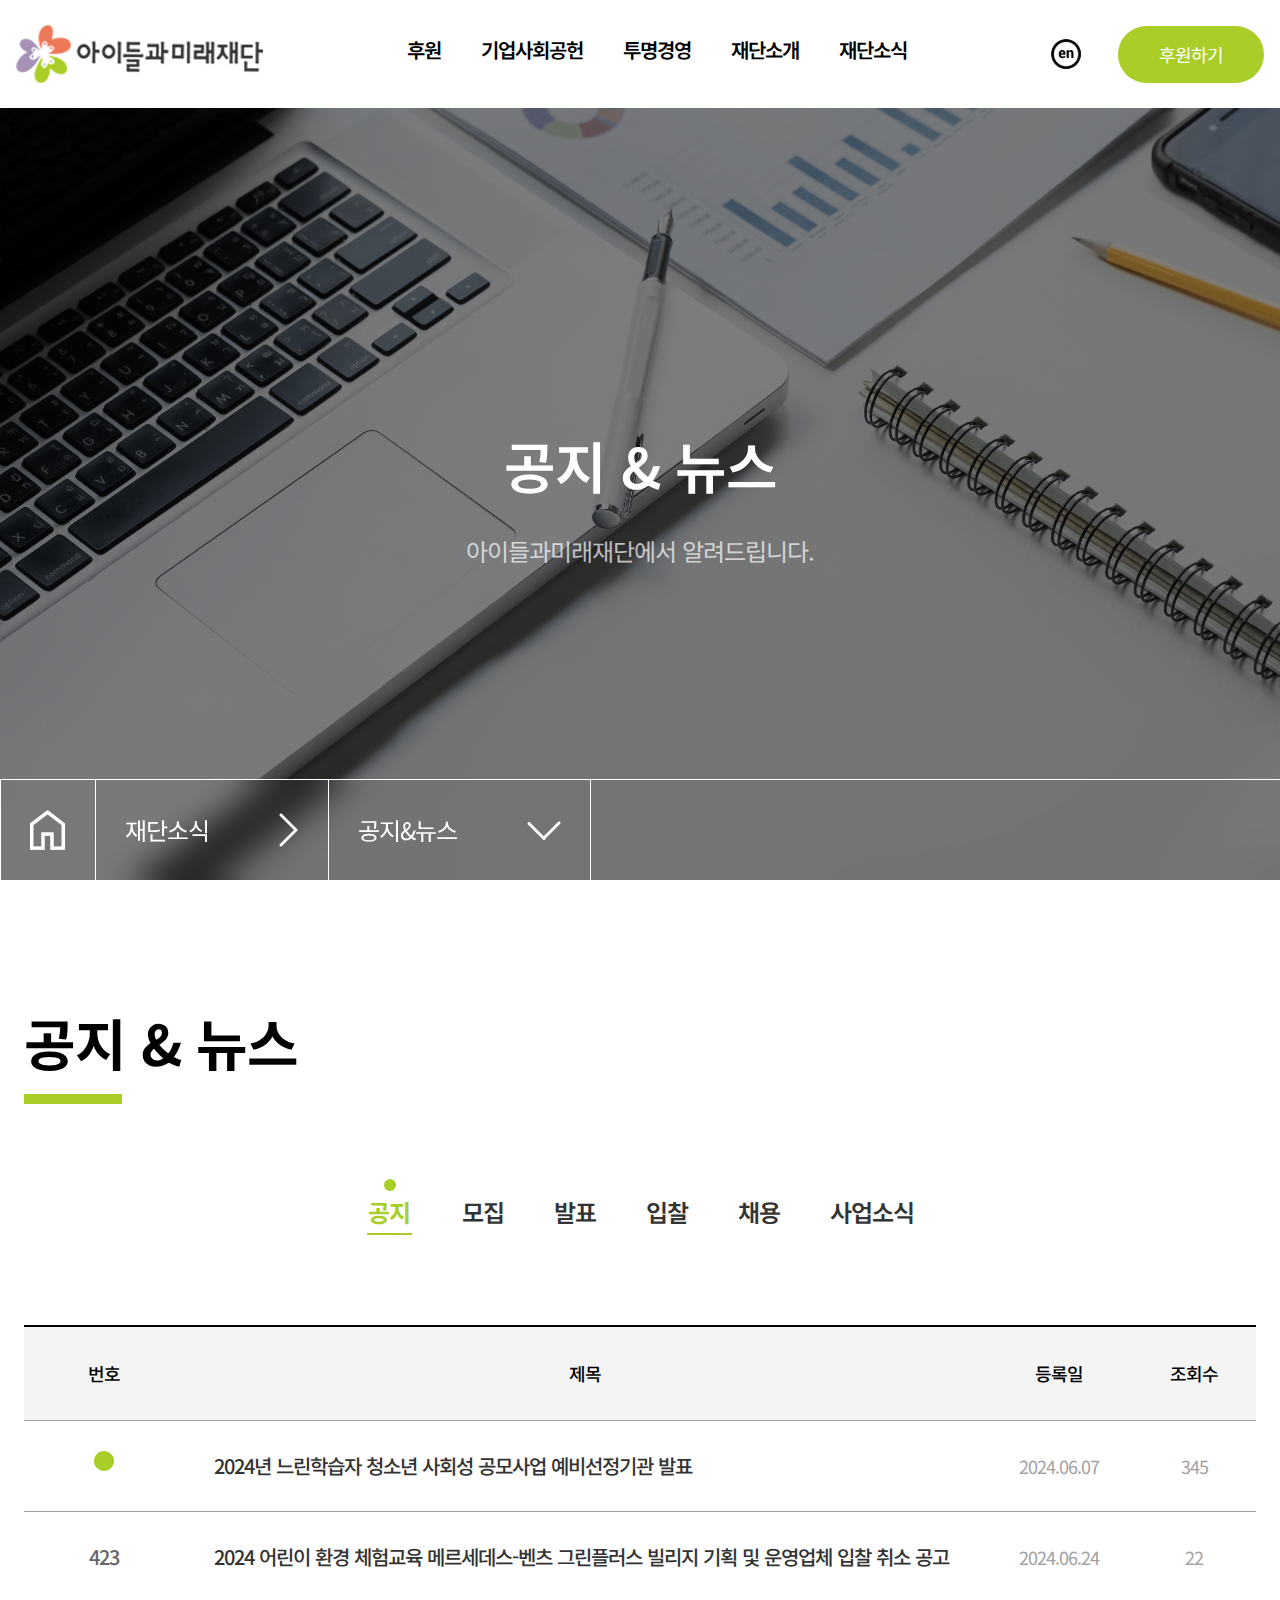
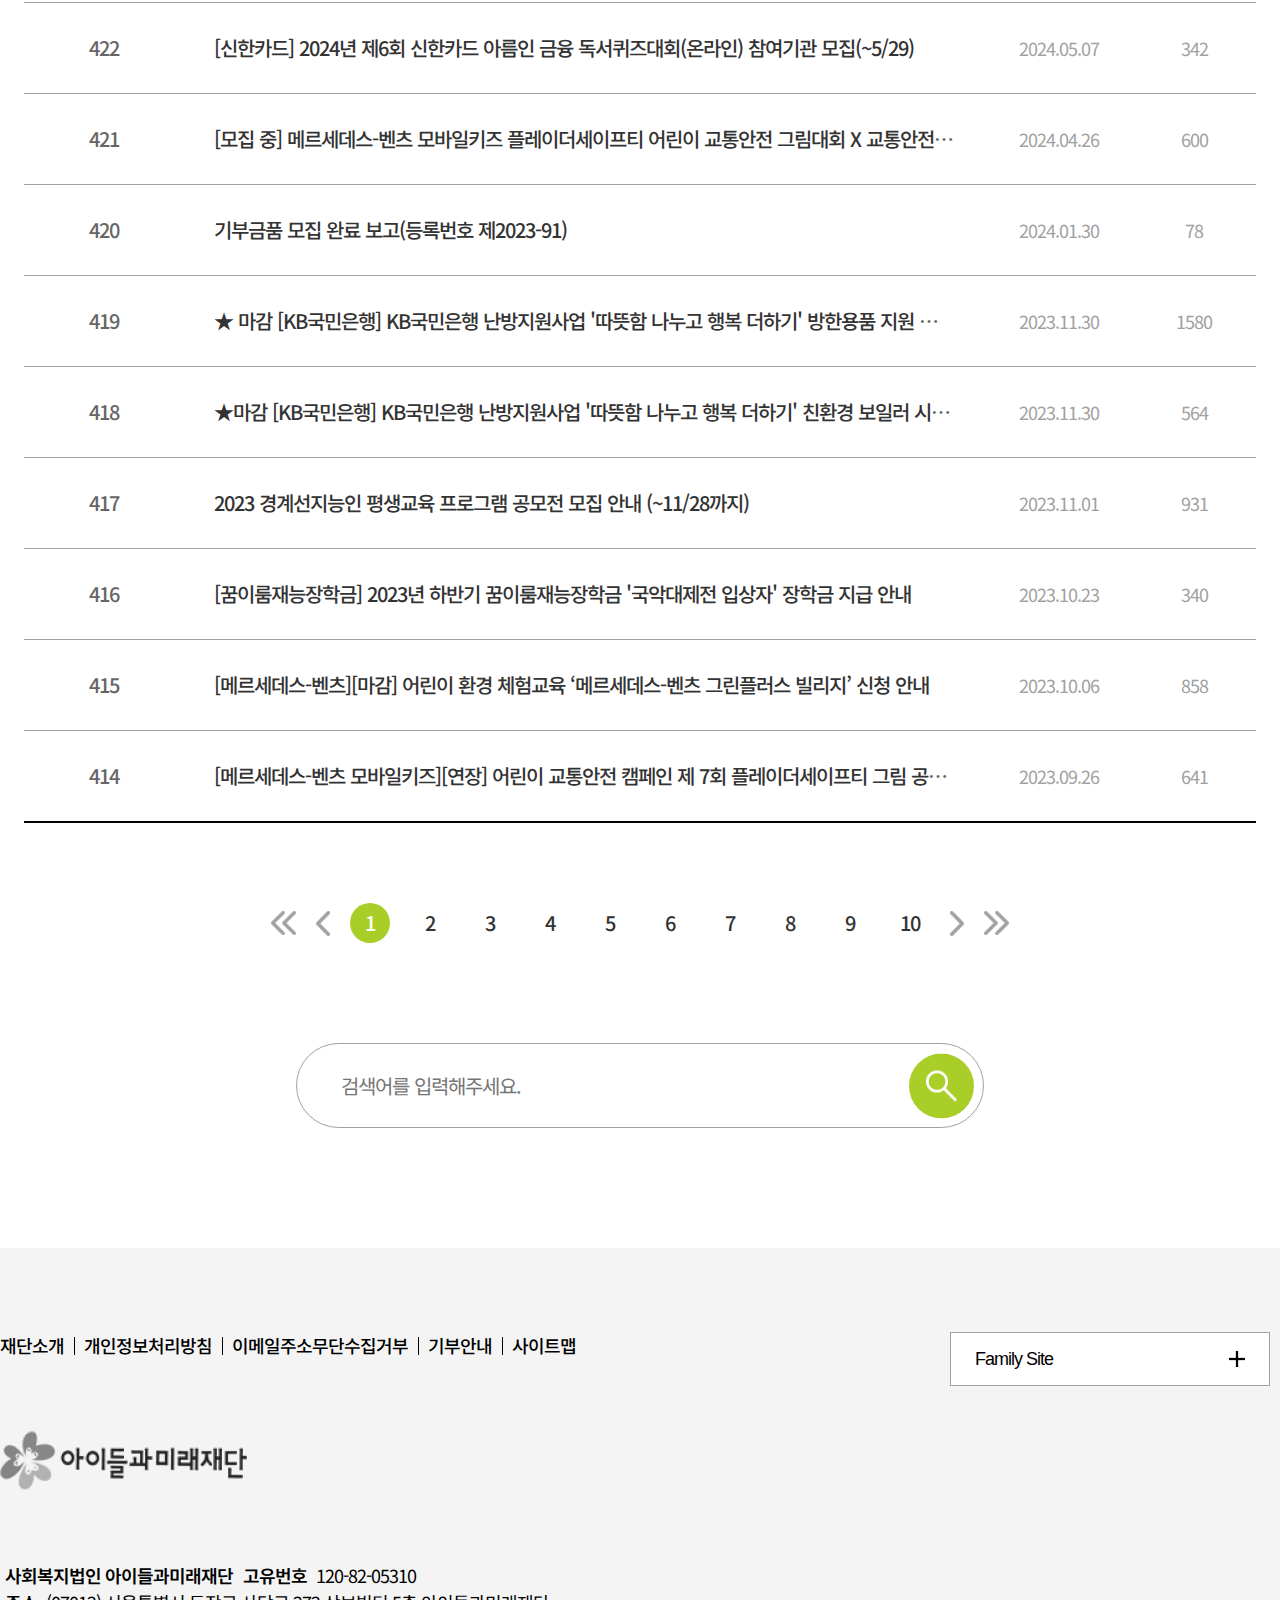
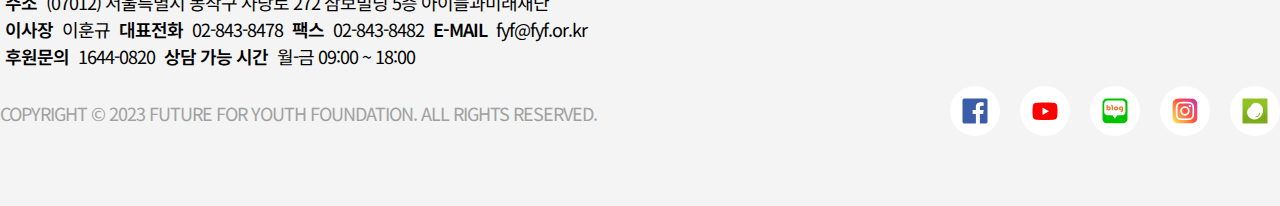
<file: sub/sub05_notice.html>
<!DOCTYPE html>
<html lang="ko">
<head>
  <meta charset="UTF-8">
  <meta name="viewport" content="width=device-width, initial-scale=1.0">
  <title>공지 & 뉴스</title>

  <!--favicon-->
  <link rel="shortcut icon" href="../img/common/ico_favicon.png" type="image/x-icon">
  <!--font-->
  <link rel="stylesheet" href="../css/font.css">
  <!--web icon-->
  <link rel="stylesheet" href="https://cdn.jsdelivr.net/npm/bootstrap-icons@1.11.3/font/bootstrap-icons.min.css">
  <!--css-->
  <link rel="stylesheet" href="../css/reset.css">
  <link rel="stylesheet" href="../css/swiper-bundle.min.css">
  <link rel="stylesheet" href="https://unpkg.com/aos@next/dist/aos.css" />
  <link rel="stylesheet" href="../css/common.css">
  <link rel="stylesheet" href="../css/sub.css">
</head>
<body>
  <div id="wrap">
    <!-- header -->
    <header id="header">
      <!-- logo -->
      <h1><a href="../index.html">아이들과미래재단</a></h1>
      <nav>
        <!-- gnb -->
        <ul class="gnb">
          <li><a href="#">후원</a>
          <ul class="depth2">
            <li><a href="#">캠페인</a></li>
            <li><a href="#">특별한 나눔</a></li>
            <li><a href="#">기업&middot;단체후원</a></li>
            <li><a href="sub02_guide.html">후원가이드</a></li>
            <li><a href="#">기부금 영수증</a></li>
          </ul></li>
          <li><a href="sub03_application.html">기업사회공헌</a>
            <ul class="depth2">
              <li><a href="sub03_application.html">신청절차</a></li>
              <li><a href="sub04_business.html">분야별 사업안내</a></li>
              <li><a href="#">함께하는 기업</a></li>
              <li><a href="#">상담신청</a></li>
            </ul></li>
          <li><a href="#">투명경영</a>
            <ul class="depth2">
              <li><a href="#">투명성과 책무성</a></li>
              <li><a href="#">기부현황</a></li>
              <li><a href="#">법인 회계보고</a></li>
              <li><a href="#">연차보고서</a></li>
              <li><a href="#">윤리경영</a></li>
              <li><a href="#">이사회 회의록</a></li>
            </ul></li>
          <li><a href="sub01_introduction.html">재단소개</a>
            <ul class="depth2">
              <li><a href="sub01_introduction.html">아이들과미래재단은?</a></li>
              <li><a href="#">재단 사업소개</a></li>
              <li><a href="#">이사장 인사말</a></li>
              <li><a href="#">함께하는 사람들</a></li>
              <li><a href="#">오시는길</a></li>
              <li><a href="#">CI & 사용규정</a></li>
              <li><a href="#">인재채용</a></li>
            </ul></li>
          <li><a href="sub05_notice.html">재단소식</a>
            <ul class="depth2">
              <li><a href="sub05_notice.html">공지 & 뉴스</a></li>
              <li><a href="#">언론보도</a></li>
              <li><a href="#">뉴스레터</a></li>
            </ul></li>
        </ul>

        <!-- mgnb -->
         <div class="mgnb_wrap">
          <div class="dim"></div>
          <ul class="mgnb">
            <li><a href="#">후원</a>
            <ul class="mdepth2">
              <li><a href="#">캠페인</a></li>
              <li><a href="#">특별한 나눔</a></li>
              <li><a href="#">기업&middot;단체후원</a></li>
              <li><a href="sub02_guide.html">후원가이드</a></li>
              <li><a href="#">기부금 영수증</a></li>
            </ul></li>
            <li><a href="#">기업사회공헌</a>
              <ul class="mdepth2">
                <li><a href="sub03_application.html">신청절차</a></li>
                <li><a href="sub04_business.html">분야별 사업안내</a></li>
                <li><a href="#">함께하는 기업</a></li>
                <li><a href="#">상담신청</a></li>
              </ul></li>
            <li><a href="#">투명경영</a>
              <ul class="mdepth2">
                <li><a href="#">투명성과 책무성</a></li>
                <li><a href="#">기부현황</a></li>
                <li><a href="#">법인 회계보고</a></li>
                <li><a href="#">연차보고서</a></li>
                <li><a href="#">윤리경영</a></li>
                <li><a href="#">이사회 회의록</a></li>
              </ul></li>
            <li><a href="#">재단소개</a>
              <ul class="mdepth2">
                <li><a href="sub01_introduction.html">아이들과미래재단은?</a></li>
                <li><a href="#">재단 사업소개</a></li>
                <li><a href="#">이사장 인사말</a></li>
                <li><a href="#">함께하는 사람들</a></li>
                <li><a href="#">오시는길</a></li>
                <li><a href="#">CI & 사용규정</a></li>
                <li><a href="#">인재채용</a></li>
              </ul></li>
            <li><a href="#">재단소식</a>
              <ul class="mdepth2">
                <li><a href="sub05_notice.html">공지 & 뉴스</a></li>
                <li><a href="#">언론보도</a></li>
                <li><a href="#">뉴스레터</a></li>
              </ul>
            </li>
          </ul>
          <button class="mgnb_close">창닫기</button>
         </div>
      </nav>
      <!-- util -->
      <div class="util">
        <div class="language"><a href="#"><img src="../img/common/ico_language_b.svg" alt="언어설정"></a></div>
        <div class="support_btn"><a href="#">후원하기</a></div>
        <button class="ham_btn">햄버거버튼</button>
      </div>
      <div class="depth2_bg"></div>
    </header>   
    
    <!-- main -->
    <main id="main">
      <!-- sub_visual04 -->
      <section id="sub_visual04">
        <div class="inner">
          <h2>공지 & 뉴스</h2>
          <p>아이들과미래재단에서 알려드립니다.</p>
        </div>
        <div class="lab">
          <ol class="breadcrumbs">
            <li><a href="../index.html"><img src="../img/sub/common/ico_home_btn.png" alt="홈화면"></a></li>
            <li><a href="#">재단소식</a></li>
            <li><a href="#">공지&뉴스</a></li>
          </ol>
        </div>
      </section>
      <!-- notice -->
      <section id="notice">
        <div class="inner">
          <h2>공지 & 뉴스</h2>
          <!-- notice_box -->
          <div class="notice_box">
            <!-- notice_name -->
            <ul class="notice_name">
              <li class="on"><a href="#">공지</a></li>
              <li><a href="#">모집</a></li>
              <li><a href="#">발표</a></li>
              <li><a href="#">입찰</a></li>
              <li><a href="#">채용</a></li>
              <li><a href="#">사업소식</a></li>
            </ul>
            <!-- table -->
            <table>
              <caption>공지사항 목록</caption>
              <tr>
                <th>번호</th>
                <th>제목</th>
                <th>등록일</th>
                <th>조회수</th>
              </tr>
              <tr>
                <td><img src="../img/sub/common/ico_notice_active.png" alt="notice_active"></td>
                <td><a href="#">2024년 느린학습자 청소년 사회성 공모사업 예비선정기관 발표</a></td>
                <td>2024.06.07</td>
                <td>345</td>
              </tr>
              <tr>
                <td>423</td>
                <td><a href="#">2024 어린이 환경 체험교육 메르세데스-벤츠 그린플러스 빌리지 기획 및 운영업체 입찰 취소 공고</a></td>
                <td>2024.06.24</td>
                <td>22</td>
              </tr>
              <tr>
                <td>422</td>
                <td><a href="#">[신한카드] 2024년 제6회 신한카드 아름인 금융 독서퀴즈대회(온라인) 참여기관 모집(~5/29)</a></td>
                <td>2024.05.07</td>
                <td>342</td>
              </tr>
              <tr>
                <td>421</td>
                <td><a href="#">[모집 중] 메르세데스-벤츠 모바일키즈 플레이더세이프티 어린이 교통안전 그림대회 X 교통안전 캠페인 신청 안내 (선착순)</a></td>
                <td>2024.04.26</td>
                <td>600</td>
              </tr>
              <tr>
                <td>420</td>
                <td><a href="#">기부금품 모집 완료 보고(등록번호 제2023-91)</a></td>
                <td>2024.01.30</td>
                <td>78</td>
              </tr>
              <tr>
                <td>419</td>
                <td><a href="#">★ 마감 [KB국민은행] KB국민은행 난방지원사업 '따뜻함 나누고 행복 더하기' 방한용품 지원 참여기관 안내</a></td>
                <td>2023.11.30</td>
                <td>1580</td>
              </tr>
              <tr>
                <td>418</td>
                <td><a href="#">★마감 [KB국민은행] KB국민은행 난방지원사업 '따뜻함 나누고 행복 더하기' 친환경 보일러 시공비 지원 참여기관 안내 (연장 ~12/13)</a></td>
                <td>2023.11.30</td>
                <td>564</td>
              </tr>
              <tr>
                <td>417</td>
                <td><a href="#">2023 경계선지능인 평생교육 프로그램 공모전 모집 안내 (~11/28까지)</a></td>
                <td>2023.11.01</td>
                <td>931</td>
              </tr>
              <tr>
                <td>416</td>
                <td><a href="#">[꿈이룸재능장학금] 2023년 하반기 꿈이룸재능장학금 '국악대제전 입상자' 장학금 지급 안내</a></td>
                <td>2023.10.23</td>
                <td>340</td>
              </tr>
              <tr>
                <td>415</td>
                <td><a href="#">[메르세데스-벤츠][마감] 어린이 환경 체험교육 ‘메르세데스-벤츠 그린플러스 빌리지’ 신청 안내</a></td>
                <td>2023.10.06</td>
                <td>858</td>
              </tr>
              <tr>
                <td>414</td>
                <td><a href="#">[메르세데스-벤츠 모바일키즈][연장] 어린이 교통안전 캠페인 제 7회 플레이더세이프티 그림 공모전 안내 (~10/31)</a></td>
                <td>2023.09.26</td>
                <td>641</td>
              </tr>
            </table>
          </div> 

          <!-- paging -->
          <ol class="paging">
            <li class="p_first"><a href="#">첫 페이지</a></li>
            <li class="p_prev"><a href="#">이전 페이지</a></li>
            <li class="on"><a href="#">1</a></li>
            <li><a href="#">2</a></li>
            <li><a href="#">3</a></li>
            <li><a href="#">4</a></li>
            <li><a href="#">5</a></li>
            <li><a href="#">6</a></li>
            <li><a href="#">7</a></li>
            <li><a href="#">8</a></li>
            <li><a href="#">9</a></li>
            <li><a href="#">10</a></li>
            <li class="p_next"><a href="#">다음 페이지</a></li>
            <li class="p_last"><a href="#">마지막 페이지</a></li>
          </ol>
          <!-- search -->
          <div class="search">
            <form>
              <fieldset>
                <legend>분야별 사업 검색</legend>
                <div>
                  <input type="text" placeholder="검색어를 입력해주세요.">
                  <input type="submit" value="검색">
                </div>
              </fieldset>
            </form>
        </div> 
      </section>
    </main>

    <!-- footer -->
    <footer id="footer">
      <div class="inner">
        <div class="footer_txt_left">
          <ul class="f_link">
            <li><a href="#">재단소개</a></li>
            <li><a href="#">개인정보처리방침</a></li>
            <li><a href="#">이메일주소무단수집거부</a></li>
            <li><a href="#">기부안내</a></li>
            <li><a href="#">사이트맵</a></li>
          </ul>
          <h1><img src="../img/common/f_logo.png" alt="f_logo"></h1>
          <div class="f_txt">
            <p><span>사회복지법인 아이들과미래재단</span><span>고유번호</span>  120-82-05310</p>
            <address><span>주소</span> (07012) 서울특별시 동작구 사당로 272 삼보빌딩 5층 아이들과미래재단</address>
            <p><span>이사장</span> 이훈규 <br><span>대표전화</span> 02-843-8478 <br><span>팩스</span> 02-843-8482 <br><span>E-MAIL</span> fyf@fyf.or.kr <br></p>
            <p><span>후원문의</span> 1644-0820 <br><span>상담 가능 시간</span> 월-금 09:00 ~ 18:00</p>
            <p class="copy">COPYRIGHT © 2023 FUTURE FOR YOUTH FOUNDATION. ALL RIGHTS RESERVED.</p>
          </div>
        </div>
        <div class="footer_txt_right">
          <form>
            <fieldset>
              <legend>패밀리 사이트 영역</legend>
              <select>
                <option>Family Site</option>
                <option>메르세데스-벤츠의 약속</option>
                <option>그루터기 학습멘토링 같이에듀</option>
                <option>느린학습 아동을 위한 교육지원사업</option>
                <option>KB라스쿨 중등</option>
              </select>
            </fieldset>
          </form>
          <ul class="f_sns">
            <li><a href="#"><img src="../img/common/ico_facebook.png" alt="페이스북"></a></li>
            <li><a href="#"><img src="../img/common/ico_youtube.png" alt="유튜브"></a></li>
            <li><a href="#"><img src="../img/common/ico_blog.png" alt="블로그"></a></li>
            <li><a href="#"><img src="../img/common/ico_instagram.png" alt="인스타그램"></a></li>
            <li><a href="#"><img src="../img/common/ico_happybean.png" alt="해피빈"></a></li>
          </ul>
        </div>
      </div>
    </footer>    
  </div>
  <script src="../js/jquery-3.7.1.min.js"></script>
  <script src="../js/swiper-bundle.min.js"></script>
  <script src="../js/sub.js"></script>

  <script src="https://unpkg.com/aos@next/dist/aos.js"></script>
  <script>
    AOS.init({
      duration: 1500,
    });
  </script>
</body>
</html>
</file>
<file: css/font.css>
@font-face {
    font-family: 'Kanit';
    src: url('../font/Kanit-Black.woff2') format('woff2'),
        url('../font/Kanit-Black.woff') format('woff');
    font-weight: 900;
    font-style: normal;
    font-display: swap;
}

@font-face {
    font-family: 'Kanit';
    src: url('../font/Kanit-Bold.woff2') format('woff2'),
        url('../font/Kanit-Bold.woff') format('woff');
    font-weight: bold;
    font-style: normal;
    font-display: swap;
}

@font-face {
    font-family: 'Kanit';
    src: url('../font/Kanit-BlackItalic.woff2') format('woff2'),
        url('../font/Kanit-BlackItalic.woff') format('woff');
    font-weight: 900;
    font-style: italic;
    font-display: swap;
}

@font-face {
    font-family: 'Kanit';
    src: url('../font/Kanit-BoldItalic.woff2') format('woff2'),
        url('../font/Kanit-BoldItalic.woff') format('woff');
    font-weight: bold;
    font-style: italic;
    font-display: swap;
}

@font-face {
    font-family: 'Kanit';
    src: url('../font/Kanit-ExtraLightItalic.woff2') format('woff2'),
        url('../font/Kanit-ExtraLightItalic.woff') format('woff');
    font-weight: 200;
    font-style: italic;
    font-display: swap;
}

@font-face {
    font-family: 'Kanit';
    src: url('../font/Kanit-ExtraBoldItalic.woff2') format('woff2'),
        url('../font/Kanit-ExtraBoldItalic.woff') format('woff');
    font-weight: bold;
    font-style: italic;
    font-display: swap;
}

@font-face {
    font-family: 'Kanit';
    src: url('../font/Kanit-ExtraBold.woff2') format('woff2'),
        url('../font/Kanit-ExtraBold.woff') format('woff');
    font-weight: bold;
    font-style: normal;
    font-display: swap;
}

@font-face {
    font-family: 'Kanit';
    src: url('../font/Kanit-ExtraLight.woff2') format('woff2'),
        url('../font/Kanit-ExtraLight.woff') format('woff');
    font-weight: 200;
    font-style: normal;
    font-display: swap;
}

@font-face {
    font-family: 'Kanit';
    src: url('../font/Kanit-Italic.woff2') format('woff2'),
        url('../font/Kanit-Italic.woff') format('woff');
    font-weight: normal;
    font-style: italic;
    font-display: swap;
}

@font-face {
    font-family: 'Kanit';
    src: url('../font/Kanit-MediumItalic.woff2') format('woff2'),
        url('../font/Kanit-MediumItalic.woff') format('woff');
    font-weight: 500;
    font-style: italic;
    font-display: swap;
}

@font-face {
    font-family: 'Kanit';
    src: url('../font/Kanit-Light.woff2') format('woff2'),
        url('../font/Kanit-Light.woff') format('woff');
    font-weight: 300;
    font-style: normal;
    font-display: swap;
}

@font-face {
    font-family: 'Kanit';
    src: url('../font/Kanit-LightItalic.woff2') format('woff2'),
        url('../font/Kanit-LightItalic.woff') format('woff');
    font-weight: 300;
    font-style: italic;
    font-display: swap;
}

@font-face {
    font-family: 'Kanit';
    src: url('../font/Kanit-Medium.woff2') format('woff2'),
        url('../font/Kanit-Medium.woff') format('woff');
    font-weight: 500;
    font-style: normal;
    font-display: swap;
}

@font-face {
    font-family: 'Kanit';
    src: url('../font/Kanit-Thin.woff2') format('woff2'),
        url('../font/Kanit-Thin.woff') format('woff');
    font-weight: 100;
    font-style: normal;
    font-display: swap;
}

@font-face {
    font-family: 'Kanit';
    src: url('../font/Kanit-ThinItalic.woff2') format('woff2'),
        url('../font/Kanit-ThinItalic.woff') format('woff');
    font-weight: 100;
    font-style: italic;
    font-display: swap;
}

@font-face {
    font-family: 'Kanit';
    src: url('../font/Kanit-SemiBoldItalic.woff2') format('woff2'),
        url('../font/Kanit-SemiBoldItalic.woff') format('woff');
    font-weight: 600;
    font-style: italic;
    font-display: swap;
}

@font-face {
    font-family: 'Kanit';
    src: url('../font/Kanit-SemiBold.woff2') format('woff2'),
        url('../font/Kanit-SemiBold.woff') format('woff');
    font-weight: 600;
    font-style: normal;
    font-display: swap;
}

@font-face {
    font-family: 'Kanit';
    src: url('../font/Kanit-Regular.woff2') format('woff2'),
        url('../font/Kanit-Regular.woff') format('woff');
    font-weight: normal;
    font-style: normal;
    font-display: swap;
}

@font-face {
    font-family: 'Noto Sans KR';
    src: url('../font/NotoSansKR-Bold.woff2') format('woff2'),
        url('../font/NotoSansKR-Bold.woff') format('woff');
    font-weight: 700;
    font-style: normal;
    font-display: swap;
}

@font-face {
    font-family: 'Noto Sans KR';
    src: url('../font/NotoSansKR-Black.woff2') format('woff2'),
        url('../font/NotoSansKR-Black.woff') format('woff');
    font-weight: 900;
    font-style: normal;
    font-display: swap;
}

@font-face {
    font-family: 'Noto Sans KR';
    src: url('../font/NotoSansKR-ExtraBold.woff2') format('woff2'),
        url('../font/NotoSansKR-ExtraBold.woff') format('woff');
    font-weight: 800;
    font-style: normal;
    font-display: swap;
}

@font-face {
    font-family: 'Noto Sans KR';
    src: url('../font/NotoSansKR-ExtraLight.woff2') format('woff2'),
        url('../font/NotoSansKR-ExtraLight.woff') format('woff');
    font-weight: 200;
    font-style: normal;
    font-display: swap;
}

@font-face {
    font-family: 'Noto Sans KR';
    src: url('../font/NotoSansKR-Light.woff2') format('woff2'),
        url('../font/NotoSansKR-Light.woff') format('woff');
    font-weight: 300;
    font-style: normal;
    font-display: swap;
}

@font-face {
    font-family: 'Noto Sans KR';
    src: url('../font/NotoSansKR-Medium.woff2') format('woff2'),
        url('../font/NotoSansKR-Medium.woff') format('woff');
    font-weight: 500;
    font-style: normal;
    font-display: swap;
}

@font-face {
    font-family: 'Noto Sans KR';
    src: url('../font/NotoSansKR-Regular.woff2') format('woff2'),
        url('../font/NotoSansKR-Regular.woff') format('woff');
    font-weight: 400;
    font-style: normal;
    font-display: swap;
}

@font-face {
    font-family: 'Noto Sans KR';
    src: url('../font/NotoSansKR-Thin.woff2') format('woff2'),
        url('../font/NotoSansKR-Thin.woff') format('woff');
    font-weight: 100;
    font-style: normal;
    font-display: swap;
}

@font-face {
    font-family: 'Noto Sans KR';
    src: url('../font/NotoSansKR-SemiBold.woff2') format('woff2'),
        url('../font/NotoSansKR-SemiBold.woff') format('woff');
    font-weight: 600;
    font-style: normal;
    font-display: swap;
}
</file>
<file: css/common.css>
@charset "utf-8";

::-webkit-scrollbar {
  width: 8px;
  background: #e5e5e5;
}

::-webkit-scrollbar-thumb {
  background: #a0a0a0;
  border-radius: 20px;
}

::selection {
  background: var(--point_color);
  color: #fff;
}

:root {
  --main_font: 'Noto Sans KR';
  --sub_font: 'Kanit';
  --point_color: #AACE28;
  --sub_color01: #F8F8E7;
  --sub_color02: #A792B5;
  --whitegray_color: #F4F4F4;
  --middlegray_color: #A1A1A1;
  --black_color: #666666;
}

body {
  font-family: 'Noto Sans KR';
  font-size: 1.6rem;
  line-height: 1.5;
  color: #000;
}

#wrap {
  overflow-x: hidden;
}

.inner {
  max-width: 1440px;
  margin: 0 auto;
}
</file>
<file: css/sub.css>
@charset "utf-8";

/*header*/
#header {
  z-index: 3;
  background: #fff;
  position: relative;
  width: 100%;
  padding: 25px 100px;
  display: flex;
  justify-content: space-between;
  transition: all 0.5s;
}

#header h1 a {
  display: block;
  font-size: 0;
  background: url(../img/common/logo_b.png) no-repeat center / 100%;
  width: 248px;
  height: 58px;
}

#header .gnb {
  display: flex;
}

#header .gnb>li {
  position: relative;
}

#header .gnb>li>a {
  display: block;
  padding: 10px 40px;
  font-size: 2rem;
  color: #000;
  font-weight: 600;
  transition: all 0.5s;
}

#header .gnb>li:hover>a {
  color: var(--point_color);
}

#header .gnb>li .depth2 {
  position: absolute;
  display: none;
  left: 50%;
  transform: translateX(-50%);
  width: 1000px;
  display: flex;
  justify-content: center;
  z-index: 10;
  padding: 43px 0;
}

#header .gnb>li .depth2 li a {
  display: block;
  padding: 15px;
  color: #fff;
  font-size: 1.8rem;
  transition: all 0.5s;
}

#header .gnb>li .depth2 li:hover a {
  color: #F9F939;
}

#header .depth2_bg {
  position: absolute;
  display: none;
  left: 0;
  top: 108px;
  width: 100%;
  height: 80px;
  background: var(--point_color);
}

#header .util {
  display: flex;
  gap: 34px;
  align-items: center;
}

#header .util .support_btn a {
  display: block;
  padding: 15px 41px;
  background: var(--point_color);
  font-size: 1.8rem;
  color: #fff;
  border-radius: 100px;
}

#header .ham_btn {
  display: none;
  position: relative;
  background: transparent;
  width: 40px;
  height: 16px;
  border: 0;
  font-size: 0;
  cursor: pointer;
}

#header .ham_btn::before {
  position: absolute;
  top: 0;
  right: 0;
  content: '';
  display: block;
  width: 100%;
  height: 3px;
  background: #000;
}

#header .ham_btn::after {
  position: absolute;
  bottom: 0;
  right: 0;
  content: '';
  display: block;
  width: 80%;
  height: 3px;
  background: #000;
}

#header.fix {
  z-index: 96;
  position: fixed;
  background: #fff;
  width: 100%;
  margin: 0 auto;
  box-shadow: 0 0 5px rgba(0, 0, 0, 0.2);
}

/* mgnb */
.mgnb_wrap {
  z-index: 99;
  position: fixed;
  left: 0;
  top: 0;
  width: 100%;
  height: 100%;
}

.mgnb_wrap .dim {
  position: absolute;
  display: none;
  left: 0;
  top: 0;
  width: 100%;
  height: 100%;
  background: rgba(0, 0, 0, 0.6);
}

.mgnb_wrap .mgnb {
  position: absolute;
  right: -100%;
  top: 0;
  width: 70%;
  height: 100%;
  background: #383838;
  padding: 100px 10%;
}

.mgnb_wrap .mgnb>li>a {
  display: block;
  border-top: 1px solid var(--point_color);
  padding: 20px 0;
  font-size: 1.8rem;
  font-weight: 700;
  color: var(--point_color);
}

.mgnb_wrap .mgnb>li .mdepth2 {
  padding: 20px 0;
}

.mgnb_wrap .mgnb>li .mdepth2 li a {
  position: relative;
  padding-left: 15px;
  font-size: 1.4rem;
  color: #fff;
  font-size: 1.4rem;
}

.mgnb_wrap .mgnb>li .mdepth2 li a::before {
  position: absolute;
  content: '';
  display: block;
  width: 5px;
  height: 5px;
  background: #fff;
  border-radius: 50%;
  left: 0;
  top: 7px;
}

.mgnb_wrap .mgnb_close {
  position: absolute;
  right: 12px;
  top: 12px;
  width: 23px;
  height: 23px;
  background: url(../img/common/ico_mgnb_close.png) no-repeat center;
  font-size: 0;
  border: 0;
  cursor: pointer;
}

@media(max-width:1700px) {
  #header {
    padding: 25px 16px;
  }
}

@media(max-width:1429px) {
  #header .gnb>li>a {
    display: block;
    padding: 10px 20px;
    font-size: 2rem;
    color: #000;
    font-weight: 600;
    transition: all 0.5s;
  }
}

@media(max-width:1061px) {
  #header .gnb>li>a {
    display: none;
  }

  #header h1 a {
    width: 157px;
    height: 65px;
  }

  #header.fix h1 a {
    width: 157px;
    height: 65px;
  }

  #header .ham_btn {
    display: block;
  }
}

@media(max-width:567px) {
  #header .gnb>li>a {
    display: none;
  }

  #header h1 a {
    width: 120px;
    height: 50px;
  }

  #header.fix h1 a {
    width: 120px;
    height: 50px;
  }

  #header .support_btn {
    display: none;
  }

  #header .language a img {
    width: 80%;
  }

  #header .ham_btn {
    width: 33px;
    height: 13px;
  }

  #header .ham_btn::before {
    position: absolute;
    top: 0;
    right: 0;
    content: '';
    display: block;
    width: 100%;
    height: 3px;
    border-radius: 20px;
    background: #000;
  }

  #header .ham_btn::after {
    position: absolute;
    bottom: 0;
    right: 0;
    content: '';
    display: block;
    width: 80%;
    height: 3px;
    border-radius: 20px;
    background: #000;
  }
}


/* sub01_introduction */
/* sub_visual */
#sub_visual {
  background: linear-gradient(rgba(0, 0, 0, 0.5), rgba(0, 0, 0, 0.5)), url(../img/sub/introduction/img_sub_visual01.png) no-repeat center / cover;
  width: 100%;
}

#sub_visual .inner {
  text-align: center;
  color: #fff;
  padding: 315px 0 210px;
}

#sub_visual h2 {
  font-size: 5.6rem;
  font-weight: 600;
  padding-bottom: 26px;
}

#sub_visual p {
  font-size: 2.4rem;
  font-weight: 400;
  color: rgba(255, 255, 255, 0.7);
  word-break: keep-all;
}

#sub_visual .lab {
  backdrop-filter: blur(15px);
  border-top: 1px solid #fff;
}

#sub_visual .breadcrumbs {
  display: flex;
  max-width: 1440px;
  margin: 0 auto;
}

#sub_visual .breadcrumbs>li {
  position: relative;
}

#sub_visual .breadcrumbs>li::before {
  content: '';
  display: block;
  position: absolute;
  left: 0;
  top: 0;
  width: 1px;
  height: 100%;
  background: #fff;
}

#sub_visual .breadcrumbs>li>a {
  display: flex;
  justify-content: space-between;
  gap: 70px;
  align-items: center;
  color: #fff;
  width: 100%;
  height: 100%;
  font-size: 2.4rem;
  padding: 30px;
}

#sub_visual .breadcrumbs>li:nth-child(2) a::after {
  content: '';
  display: block;
  width: 19px;
  height: 34px;
  background: url(../img/sub/common/ico_sub_arrowright_btn.png) no-repeat center;
}

#sub_visual .breadcrumbs>li:nth-child(3) a::after {
  content: '';
  display: block;
  width: 34px;
  height: 19px;
  background: url(../img/sub/common/ico_sub_arrowdown_btn.png) no-repeat center;
}

#sub_visual .breadcrumbs>li:nth-child(3)::after {
  content: '';
  display: block;
  position: absolute;
  right: 0;
  top: 0;
  width: 1px;
  height: 100%;
  background: #fff;
}

@media(max-width:1061px) {
  #sub_visual .inner {
    text-align: center;
    color: #fff;
    padding: 278px 0 198px;
  }

  #sub_visual h2 {
    font-size: 4.8rem;
    padding-bottom: 16px;
  }

  #sub_visual p {
    font-size: 2rem;
  }

  #sub_visual .breadcrumbs {
    padding: 0 24px;
  }

  #sub_visual .breadcrumbs>li>a {
    font-size: 2rem;
    padding: 25px;
    gap: 40px;
  }

  #sub_visual .breadcrumbs>li:nth-child(1) a img {
    width: 30px;
    height: 35px;
  }

  #sub_visual .breadcrumbs>li:nth-child(2) a::after {
    content: '';
    display: block;
    background: url(../img/sub/common/ico_sub_arrowright_btn.png) no-repeat center / 80%;
  }

  #sub_visual .breadcrumbs>li:nth-child(3) a::after {
    content: '';
    display: block;
    background: url(../img/sub/common/ico_sub_arrowdown_btn.png) no-repeat center / 80%;
  }
}

@media(max-width:609px) {
  #sub_visual .inner {
    text-align: center;
    color: #fff;
    padding: 146px 0;
  }

  #sub_visual h2 {
    font-size: 3.2rem;
    padding-bottom: 16px;
  }

  #sub_visual p {
    font-size: 1.6rem;
  }

  #sub_visual .breadcrumbs {
    padding: 0;
  }

  #sub_visual .breadcrumbs>li>a {
    font-size: 1.6rem;
    padding: 18px;
    gap: 20px;
  }

  #sub_visual .breadcrumbs>li:nth-child(1) a {
    padding: 18px 24px;
  }

  #sub_visual .breadcrumbs>li:nth-child(1) a img {
    width: 18px;
    height: 21px;
  }

  #sub_visual .breadcrumbs>li:nth-child(3) a {
    padding: 18px;
    gap: 40px;
  }

  #sub_visual .breadcrumbs>li:nth-child(2) a::after {
    content: '';
    display: block;
    background: url(../img/sub/common/ico_sub_arrowright_btn.png) no-repeat center / 60%;
  }

  #sub_visual .breadcrumbs>li:nth-child(3) a::after {
    content: '';
    display: block;
    background: url(../img/sub/common/ico_sub_arrowdown_btn.png) no-repeat right center / 60%;
  }
}

@media(max-width:449px) {
  #sub_visual .breadcrumbs>li:nth-child(3) a {
    gap: 20px;
  }
}

@media(max-width:429px) {
  #sub_visual .breadcrumbs {
    justify-content: center;
  }

  #sub_visual .breadcrumbs>li>a {
    font-size: 1.4rem;
    padding: 16px;
    gap: 20px;
  }
}

@media(max-width:401px) {
  #sub_visual .breadcrumbs>li {
    width: 100%;
    height: 60px;
  }

  #sub_visual .breadcrumbs>li>a {
    font-size: 1.4rem;
    padding: 16px;
    gap: 14px;
  }

  #sub_visual .breadcrumbs>li:nth-child(1) {
    width: 20%;
  }

  #sub_visual .breadcrumbs>li:nth-child(1) a {
    padding: 16px 20px;
  }

  #sub_visual .breadcrumbs>li:nth-child(2) {
    width: 60%;
  }

  #sub_visual .breadcrumbs>li:nth-child(2) a {
    padding: 16px 13px;
  }

  #sub_visual .breadcrumbs>li:nth-child(3) a {
    padding: 16px 13px;
  }

  #sub_visual .breadcrumbs>li:nth-child(1)::before {
    display: none;
  }

  #sub_visual .breadcrumbs>li:nth-child(3)::after {
    display: none;
  }
}

@media(max-width:382px) {
  #sub_visual .breadcrumbs>li>a {
    font-size: 1.4rem;
    padding: 16px;
    gap: 12px;
  }

  #sub_visual .breadcrumbs>li:nth-child(1) a {
    padding: 16px 20px;
  }

  #sub_visual .breadcrumbs>li:nth-child(2) {
    width: 57%;
  }

  #sub_visual .breadcrumbs>li:nth-child(2) a {
    padding: 16px 10px;
  }

  #sub_visual .breadcrumbs>li:nth-child(3) a {
    padding: 16px 10px;
  }

  #sub_visual .breadcrumbs>li:nth-child(2) a::after {
    content: '';
    display: block;
    width: 10px;
    height: 34px;
    background: url(../img/sub/common/ico_sub_arrowright_btn.png) no-repeat center / 100%;
  }

  #sub_visual .breadcrumbs>li:nth-child(3) a::after {
    content: '';
    display: block;
    width: 20px;
    height: 19px;
    background: url(../img/sub/common/ico_sub_arrowdown_btn.png) no-repeat center / 100%;
  }
}

@media(max-width:344px) {
  #sub_visual .breadcrumbs>li>a {
    font-size: 1.4rem;
    padding: 16px;
    gap: 10px;
  }

  #sub_visual .breadcrumbs>li:nth-child(1) a {
    padding: 16px 20px;
  }

  #sub_visual .breadcrumbs>li:nth-child(2) {
    width: 55%;
  }

  #sub_visual .breadcrumbs>li:nth-child(2) a {
    padding: 16px 8px;
  }

  #sub_visual .breadcrumbs>li:nth-child(3) a {
    padding: 16px 8px;
  }
}

@media(max-width:334px) {
  #sub_visual .breadcrumbs>li>a {
    font-size: 1.4rem;
    padding: 16px;
    gap: 10px;
  }

  #sub_visual .breadcrumbs>li:nth-child(1) a {
    padding: 16px 20px;
  }

  #sub_visual .breadcrumbs>li:nth-child(2) {
    width: 55%;
  }

  #sub_visual .breadcrumbs>li:nth-child(2) a {
    padding: 16px 8px;
  }

  #sub_visual .breadcrumbs>li:nth-child(3) a {
    padding: 16px 8px;
    gap: 8px;
  }
}

/* introduction */
#introduction {
  padding: 120px 0;
}

#introduction .inner {
  text-align: center;
}

#introduction .select_btn {
  display: flex;
  justify-content: center;
  gap: 50px;
  padding-bottom: 90px;
}

#introduction .select_btn button {
  font-family: 'Noto Sans KR';
  font-size: 2.4rem;
  font-weight: 500;
  cursor: pointer;
  letter-spacing: -1.5px;
}

#introduction .select_btn .on {
  position: relative;
  color: var(--point_color);
  font-weight: 600;
}

#introduction .select_btn .on::before {
  position: absolute;
  left: 50%;
  transform: translateX(-50%);
  top: -15px;
  content: '';
  display: block;
  width: 12px;
  height: 12px;
  background: var(--point_color);
  border-radius: 50%;
}

#introduction .select_btn .on::after {
  content: '';
  display: block;
  position: absolute;
  left: 50%;
  transform: translateX(-50%);
  bottom: 0;
  width: 94px;
  height: 2px;
  background: var(--point_color);
}

#introduction h2 {
  font-size: 5.6rem;
  font-weight: 700;
  text-align: left;
}

#introduction h2::after {
  content: '';
  display: block;
  width: 98px;
  height: 10px;
  background: var(--point_color);
  margin-top: 10px;
}

#introduction .story {
  position: relative;
  text-align: left;
}

#introduction .story img {
  width: 100%;
  height: 600px;
  border-radius: 0 80px 0 80px;
  object-fit: cover;
  margin-top: 90px;
}

#introduction .story .story_txt {
  position: absolute;
  right: 5%;
  top: 80%;
  background-color: #fff;
  width: 55%;
  height: 320px;
  border-radius: 30px;
  padding: 50px;
}

#introduction .story .story_txt h4 {
  font-size: 3.6rem;
  font-weight: 700;
}

#introduction .story .story_txt h4 span {
  color: var(--point_color);
}

#introduction .story .story_txt h4::after {
  content: '';
  display: block;
  width: 423px;
  height: 2px;
  background: var(--middlegray_color);
  margin: 15px 0 40px;
}

#introduction .story .story_txt p {
  font-size: 2rem;
  color: var(--black_color);
  word-break: keep-all;
}

#introduction .story .story_txt p span {
  font-weight: 600;
}

#introduction .story .story_txt_shadow {
  z-index: -2;
  position: absolute;
  right: 3%;
  top: 84%;
  background-color: var(--point_color);
  width: 55%;
  height: 320px;
  border-radius: 30px;
}

@media(max-width:1442px) {
  #introduction .inner {
    padding: 0 24px;
  }
}

@media(max-width:1024px) {
  #introduction {
    padding: 100px 0;
  }

  #introduction .select_btn button {
    font-size: 2rem;
    font-weight: 500;
  }

  #introduction .select_btn {
    gap: 30px;
    padding-bottom: 70px;
  }

  #introduction .select_btn .on::before {
    top: -10px;
    width: 10px;
    height: 10px;
  }

  #introduction .select_btn .on::after {
    width: 80px;
    height: 2px;
  }

  #introduction h2 {
    font-size: 4.2rem;
    font-weight: 700;
    text-align: center;
  }

  #introduction h2::after {
    content: '';
    display: block;
    width: 70px;
    height: 7px;
    background: var(--point_color);
    margin: 10px auto 0;
  }

  #introduction .story img {
    height: 430px;
    margin-top: 70px;
  }

  #introduction .story .story_txt {
    left: 50%;
    transform: translateX(-50%);
    top: 75%;
    width: 80%;
    height: 264px;
    padding: 30px;
  }

  #introduction .story .story_txt h4 {
    font-size: 3.2rem;
  }

  #introduction .story .story_txt h4::after {
    width: 317px;
    background: var(--middlegray_color);
    margin: 10px 0 23px;
  }

  #introduction .story .story_txt_shadow {
    left: 13%;
    top: 79%;
    width: 80%;
    height: 264px;
  }
}

@media(max-width:693px) {
  #introduction .select_btn {
    gap: 20px;
  }

  #introduction .select_btn button {
    font-size: 1.8rem;
  }

  #introduction .select_btn .on::after {
    width: 70px;
    height: 2px;
  }

  #introduction .story img {
    height: 430px;
  }

  #introduction .story .story_txt {
    height: 280px;
    padding: 30px;
  }

  #introduction .story .story_txt h4 {
    font-size: 3.2rem;
  }

  #introduction .story .story_txt h4::after {
    width: 317px;
    background: var(--middlegray_color);
    margin: 10px 0 23px;
  }

  #introduction .story .story_txt_shadow {
    height: 280px;
  }
}

@media(max-width:608px) {
  #introduction .select_btn {
    gap: 16px;
  }

  #introduction .select_btn button {
    font-size: 1.6rem;
  }

  #introduction .select_btn .on::before {
    top: -8px;
    width: 8px;
    height: 8px;
  }

  #introduction .select_btn .on::after {
    width: 62px;
    height: 2px;
  }
}

@media(max-width:540px) {
  #introduction .select_btn .on::before {
    top: -8px;
    width: 8px;
    height: 8px;
  }

  #introduction .story img {
    height: 230px;
    border-radius: 0 60px 0 60px;
    margin-top: 40px;
  }

  #introduction .story .story_txt {
    position: relative;
    width: 100%;
    padding: 0;
    height: 0;
    margin-top: 25px;
  }

  #introduction .story .story_txt_shadow {
    display: none;
  }
}

@media(max-width:480px) {
  #introduction {
    padding: 80px 0;
  }

  #introduction .inner {
    padding: 0 16px;
  }

  #introduction .select_btn button {
    font-size: 1.4rem;
  }

  #introduction .select_btn .on::after {
    width: 50px;
    height: 2px;
  }

  #introduction h2 {
    font-size: 2.6rem;
  }

  #introduction .story .story_txt h4 {
    font-size: 2.2rem;
  }

  #introduction .story .story_txt h4::after {
    width: 194px;
    margin: 6px 0 16px;
  }

  #introduction .story .story_txt p {
    font-size: 1.4rem;
  }
}

@media(max-width:452px) {
  #introduction .select_btn {
    gap: 12px;
  }
}

@media(max-width:352px) {
  #introduction .select_btn {
    gap: 9px;
  }

  #introduction .select_btn button {
    font-size: 1.3rem;
  }

  #introduction .select_btn .on::after {
    width: 46px;
    height: 2px;
  }
}

/* history */
#introduction .history {
  text-align: left;
  padding-top: 286px;
  display: flex;
  flex-wrap: wrap;
  justify-content: space-between;
  align-items: center;
}

#introduction .history .txt_box {
  width: calc(52% - 90px);
}

#introduction .history .txt_box h4 {
  font-size: 3.6rem;
  font-weight: 700;
}

#introduction .history .txt_box h4::after {
  content: '';
  display: block;
  width: 423px;
  height: 2px;
  background: var(--middlegray_color);
  margin: 15px 0 40px;
}

#introduction .history .txt_box p {
  font-size: 2rem;
  color: var(--black_color);
  word-break: keep-all;
  padding-bottom: 30px;
}

#introduction .history .txt_box p span {
  font-weight: 600;
}

#introduction .history .img_box {
  width: calc(48% - 90px);
  height: 700px;
  position: relative;
}

#introduction .history .img_box img {
  width: 95%;
  height: 95%;
  object-fit: cover;
  border-radius: 200px 0 0 0;
}

#introduction .history .img_box .history_txt_shadow {
  z-index: -2;
  position: absolute;
  right: 0;
  bottom: 0;
  width: 70%;
  height: 55%;
  background: var(--point_color);
}

#introduction .download {
  position: relative;
  font-family: 'Noto Sans KR';
  font-size: 2.8rem;
  font-weight: 600;
  cursor: pointer;
  padding-top: 100px;
}

#introduction .download::after {
  position: absolute;
  top: 0;
  left: 103%;
  content: '';
  display: block;
  width: 45px;
  height: 45px;
  border-radius: 50%;
  background: var(--sub_color02) url(../img/common/ico_plus.png) no-repeat center / 60%;
  margin-top: 100px;
  transition: all 0.5s;
}

#introduction .download:hover::after {
  transform: rotate(180deg);
}
@media(max-width:1126px) {
  #introduction .history .img_box {
    height: 600px;
  }
}
@media(max-width:1024px) {
  #introduction .history {
    padding-top: 240px;
  }

  #introduction .history .txt_box {
    order: 2;
    width: 100%;
    padding-top: 50px;
  }

  #introduction .history .txt_box h4::after {
    width: 250px;
    margin: 15px 0 26px;
  }

  #introduction .history .img_box {
    order: 1;
    width: 590px;
    margin: 0 auto;
  }

  #introduction .download {
    font-size: 2.4rem;
    padding-top: 53px;
  }

  #introduction .download::after {
    top: 0;
    width: 40px;
    height: 40px;
    margin-top: 50px;
  }
}

@media(max-width:480px) {
  #introduction .history {
    padding-top: 201px;
  }

  #introduction .history .txt_box {
    order: 2;
    width: 100%;
    padding-top: 50px;
  }

  #introduction .history .txt_box h4 {
    font-size: 2.2rem;
  }

  #introduction .history .txt_box h4::after {
    width: 150px;
    margin: 6px 0 16px;
  }

  #introduction .history .txt_box p {
    font-size: 1.4rem;
    padding-bottom: 12px;
  }

  #introduction .history .img_box {
    height: 408px;
  }

  #introduction .history .img_box img {
    height: 96%;
    border-radius: 100px 0 0 0;
  }

  #introduction .download {
    font-size: 1.6rem;
    padding-top: 40px;
  }

  #introduction .download::after {
    top: 0;
    width: 20px;
    height: 20px;
    margin-top: 43px;
  }
}

/* vision_mission */
#vision_mission h2 {
  text-align: center;
  font-size: 5.6rem;
  font-weight: 700;
}

#vision_mission h2::after {
  content: '';
  display: block;
  width: 98px;
  height: 10px;
  background: var(--point_color);
  margin: 10px auto 90px;
}

#vision_mission .vision_mission_bg {
  background: url(../img/sub/introduction/img_vision_mission_bg01.jpg) no-repeat center / cover;
  height: 600px;
}

#vision_mission .inner {
  display: flex;
  flex-wrap: wrap;
  justify-content: space-between;
  align-items: center;
  height: 600px;
}

#vision_mission .inner>div {
  background: #fff;
  border-radius: 50px;
  width: calc((100% - 216px) / 2);
  height: 420px;
  text-align: center;
}

#vision_mission .vision {
  padding: 39px 59px 80px;
}

#vision_mission .vision h4::before {
  content: "VISION";
  display: block;
  font-family: var(--sub_font);
  font-weight: 600;
  font-size: 3.2rem;
  color: var(--point_color);
}

#vision_mission .vision h4 {
  font-size: 3.6rem;
  font-weight: 700;
}

#vision_mission .vision h4::after {
  content: '';
  display: block;
  width: 40px;
  height: 8px;
  background: var(--point_color);
  margin: 10px auto 40px;
}

#vision_mission .vision p {
  font-size: 2.4rem;
  color: var(--black_color);
  word-break: keep-all;
}

#vision_mission .mission {
  padding: 39px 50px 80px;
}

#vision_mission .mission h4::before {
  content: "MISSION";
  display: block;
  font-family: var(--sub_font);
  font-weight: 600;
  font-size: 3.2rem;
  color: var(--point_color);
}

#vision_mission .mission h4 {
  font-size: 3.6rem;
  font-weight: 700;
}

#vision_mission .mission h4::after {
  content: '';
  display: block;
  width: 40px;
  height: 8px;
  background: var(--point_color);
  margin: 10px auto 40px;
}

#vision_mission .mission p {
  font-size: 2.4rem;
  color: var(--black_color);
  word-break: keep-all;
}

@media(max-width:1442px) {
  #vision_mission .inner {
    padding: 0 24px;
  }
}

@media(max-width:1024px) {
  #vision_mission .inner {
    padding: 50px 90px;
    height: 1030px;
  }
  #vision_mission h2 {
    font-size: 4.8rem;
  }

  #vision_mission h2::after {
    width: 70px;
    height: 7px;
    margin: 10px auto 70px;
  }

  #vision_mission .vision_mission_bg {
    background: url(../img/sub/introduction/img_vision_mission_bg01.jpg) no-repeat center / cover;
    height: 1030px;
  }

  #vision_mission .inner>div {
    width: 100%;
  }
}

@media(max-width:619px) {
  #vision_mission .inner>div {
    width: 100%;
  }

  #vision_mission .vision {
    padding: 16px 15px 48px;
  }

  #vision_mission .mission {
    padding: 16px 15px 48px;
  }
}

@media(max-width:480px) {
  #vision_mission h2 {
    font-size: 2.6rem;
  }

  #vision_mission h2::after {
    width: 50px;
    height: 5px;
    margin: 10px auto 40px;
  }
}

@media(max-width:502px) {
  #vision_mission .inner {
    padding: 30px 40px;
    height: 530px;
  }

  #vision_mission .vision_mission_bg {
    background: url(../img/sub/introduction/img_vision_mission_bg01.jpg) no-repeat center / cover;
    height: 530px;
  }

  #vision_mission .inner>div {
    width: 100%;
    border-radius: 30px;
    height: 215px;
  }

  #vision_mission .vision h4::before {
    font-size: 1.8rem;
  }

  #vision_mission .vision h4 {
    font-size: 2.6rem;
  }

  #vision_mission .vision h4::after {
    width: 20px;
    height: 4px;
    margin: 0 auto 20px;
  }

  #vision_mission .vision p {
    font-size: 1.4rem;
  }

  #vision_mission .mission h4::before {
    font-size: 1.8rem;
  }

  #vision_mission .mission h4 {
    font-size: 2.6rem;
  }

  #vision_mission .mission h4::after {
    width: 20px;
    height: 4px;
    margin: 0 auto 20px;
  }

  #vision_mission .mission p {
    font-size: 1.4rem;
  }
}

@media(max-width:329px) {
  #vision_mission .vision {
    padding: 16px 15px 36px;
  }

  #vision_mission .mission {
    padding: 16px 15px 36px;
  }
}

/* core_value */
#core_value {
  padding: 120px 0;
  position: relative;
}

#core_value .core_value_bg {
  position: absolute;
  left: 0;
  top: 0;
  background: var(--sub_color01);
  width: 100%;
  height: 508px;
  z-index: -3;
}

#core_value h2 {
  font-size: 5.6rem;
  font-weight: 700;
  text-align: right;
}

#core_value h2::after {
  content: '';
  display: block;
  width: 98px;
  height: 10px;
  background: var(--point_color);
  margin: 10px 0 0 auto;
}

#core_value .core_value_list {
  text-align: center;
  padding-top: 90px;
}

#core_value .core_value_list ul {
  display: flex;
  flex-wrap: wrap;
}

#core_value .core_value_list ul li img {
  width: 80px;
  height: 80px;
  opacity: 0.2;
}

#core_value .core_value_list ul li h4 {
  padding: 10px 0 25px;
  font-size: 4rem;
  font-weight: 600;
  font-family: var(--sub_font);
}

#core_value .core_value_list ul li p {
  font-size: 1.6rem;
  color: var(--black_color);
}

#core_value .core_value_list ul li:nth-child(1) {
  margin-top: 69px;
  width: 216px;
  height: 216px;
  background: var(--point_color);
  border-radius: 50%;
  font-family: var(--sub_font);
  font-weight: 700;
  font-size: 4rem;
  color: #fff;
  padding: 35px 46px;
  box-shadow: 5px 5px 20px rgba(0, 0, 0, 0.2);
  z-index: 10;
}

#core_value .core_value_list ul li:nth-child(2) {
  width: 354px;
  height: 354px;
  background: #fff;
  border-radius: 50%;
  box-shadow: 5px 5px 20px rgba(0, 0, 0, 0.2);
  flex-shrink: 0;
  margin-left: -60px;
  z-index: 9;
  padding: 35px 62px 75px;
}

#core_value .core_value_list ul li:nth-child(3) {
  width: 354px;
  height: 354px;
  background: #fff;
  border-radius: 50%;
  box-shadow: 5px 5px 20px rgba(0, 0, 0, 0.2);
  flex-shrink: 0;
  margin-left: -60px;
  z-index: 8;
  padding: 35px 62px 75px;
}

#core_value .core_value_list ul li:nth-child(4) {
  width: 354px;
  height: 354px;
  background: #fff;
  border-radius: 50%;
  box-shadow: 5px 5px 20px rgba(0, 0, 0, 0.2);
  flex-shrink: 0;
  margin-left: -60px;
  z-index: 7;
  padding: 35px 62px 75px;
}

#core_value .core_value_list ul li:nth-child(5) {
  width: 354px;
  height: 354px;
  background: #fff;
  border-radius: 50%;
  box-shadow: 5px 5px 20px rgba(0, 0, 0, 0.2);
  flex-shrink: 0;
  margin-left: -60px;
  z-index: 6;
  padding: 35px 62px 75px;
}

@media(max-width:1442px) {
  #core_value {
    padding: 120px 24px;
  }

  #core_value .core_value_list ul {
    width: 728px;
    justify-content: center;
    gap: 20px;
    margin: 0 auto;
  }

  #core_value .core_value_list ul li:nth-child(1) {
    display: none;
  }

  #core_value .core_value_list ul li:nth-child(2) {
    flex-shrink: 0;
    margin-left: 0;
  }

  #core_value .core_value_list ul li:nth-child(3) {
    flex-shrink: 0;
    margin-left: 0;
  }

  #core_value .core_value_list ul li:nth-child(4) {
    flex-shrink: 0;
    margin-left: 0;
  }

  #core_value .core_value_list ul li:nth-child(5) {
    flex-shrink: 0;
    margin-left: 0;
  }
}

@media(max-width:1024px) {
  #core_value {
    padding: 100px 24px;
  }

  #core_value .core_value_bg {
    height: 448px;
  }

  #core_value h2 {
    font-size: 4.8rem;
    text-align: center;
  }

  #core_value h2::after {
    width: 70px;
    height: 7px;
    margin: 10px auto 0;
  }

  #core_value .core_value_list ul {
    width: 720px;
  }

  #core_value .core_value_list {
    padding-top: 74px;
  }

  #core_value .core_value_list ul li:nth-child(2) {
    width: 350px;
    height: 350px;
    padding: 35px 60px 71px;
  }

  #core_value .core_value_list ul li:nth-child(3) {
    width: 350px;
    height: 350px;
    padding: 35px 60px 71px;
  }

  #core_value .core_value_list ul li:nth-child(4) {
    width: 350px;
    height: 350px;
    padding: 35px 60px 71px;
  }

  #core_value .core_value_list ul li:nth-child(5) {
    width: 350px;
    height: 350px;
    padding: 35px 60px 71px;
  }
}

@media(max-width:767px) {
  #core_value .core_value_bg {
    height: 448px;
  }

  #core_value .core_value_list ul {
    width: 500px;
  }

  #core_value .core_value_list ul li img {
    width: 40px;
    height: 40px;
  }

  #core_value .core_value_list ul li h4 {
    padding: 10px 0 15px;
    font-size: 3.2rem;
  }

  #core_value .core_value_list ul li p {
    font-size: 1.4rem;
  }

  #core_value .core_value_list ul li:nth-child(2) {
    width: 240px;
    height: 240px;
    padding: 20px 24px;
  }

  #core_value .core_value_list ul li:nth-child(3) {
    width: 240px;
    height: 240px;
    padding: 20px 24px;
  }

  #core_value .core_value_list ul li:nth-child(4) {
    width: 240px;
    height: 240px;
    padding: 20px 24px;
  }

  #core_value .core_value_list ul li:nth-child(5) {
    width: 240px;
    height: 240px;
    padding: 20px 24px;
  }
}

@media(max-width:550px) {
  #core_value {
    padding: 100px 24px;
  }

  #core_value .core_value_bg {
    height: 721px;
  }

  #core_value h2 {
    font-size: 4.8rem;
    text-align: center;
  }

  #core_value h2::after {
    width: 70px;
    height: 7px;
    margin: 10px auto 0;
  }

  #core_value .core_value_list ul {
    width: 343px;
  }

  #core_value .core_value_list ul li img {
    width: 80px;
    height: 80px;
  }

  #core_value .core_value_list {
    padding-top: 74px;
  }

  #core_value .core_value_list ul li:nth-child(2) {
    width: 343px;
    height: 343px;
    padding: 35px 57px 64px;
  }

  #core_value .core_value_list ul li:nth-child(3) {
    width: 343px;
    height: 343px;
    padding: 35px 57px 64px;
  }

  #core_value .core_value_list ul li:nth-child(4) {
    width: 343px;
    height: 343px;
    padding: 35px 57px 64px;
  }

  #core_value .core_value_list ul li:nth-child(5) {
    width: 343px;
    height: 343px;
    padding: 35px 57px 64px;
  }
}

@media(max-width:480px) {
  #core_value {
    padding: 80px 16px;
  }

  #core_value h2 {
    font-size: 2.6rem;
    text-align: center;
  }

  #core_value h2::after {
    width: 50px;
    height: 5px;
    margin: 10px auto 0;
  }

  #core_value .core_value_list ul {
    width: 343px;
  }

  #core_value .core_value_list {
    padding-top: 33px;
  }
}

@media(max-width:374px) {
  #core_value .core_value_bg {
    height: 600px;
  }

  #core_value .core_value_list ul {
    width: 240px;
  }

  #core_value .core_value_list ul li img {
    width: 60px;
    height: 60px;
  }

  #core_value .core_value_list ul li h4 {
    padding: 10px 0 15px;
    font-size: 3.2rem;
  }

  #core_value .core_value_list ul li p {
    font-size: 1.4rem;
  }

  #core_value .core_value_list ul li:nth-child(2) {
    width: 280px;
    height: 280px;
    padding: 20px 24px;
  }

  #core_value .core_value_list ul li:nth-child(3) {
    width: 280px;
    height: 280px;
    padding: 20px 24px;
  }

  #core_value .core_value_list ul li:nth-child(4) {
    width: 280px;
    height: 280px;
    padding: 20px 24px;
  }

  #core_value .core_value_list ul li:nth-child(5) {
    width: 280px;
    height: 280px;
    padding: 20px 24px;
  }
}


/*guide_sub02*/
/* sub_visual02 */
#sub_visual02 {
  background: linear-gradient(rgba(0, 0, 0, 0.5), rgba(0, 0, 0, 0.5)), url(../img/sub/guide/img_sub_visual02.png) no-repeat center / cover;
  width: 100%;
}

#sub_visual02 .inner {
  text-align: center;
  color: #fff;
  padding: 315px 0 210px;
}

#sub_visual02 h2 {
  font-size: 5.6rem;
  font-weight: 600;
  padding-bottom: 26px;
}

#sub_visual02 p {
  font-size: 2.4rem;
  font-weight: 400;
  color: rgba(255, 255, 255, 0.7);
  word-break: keep-all;
}

#sub_visual02 .lab {
  backdrop-filter: blur(15px);
  border-top: 1px solid #fff;
}

#sub_visual02 .breadcrumbs {
  display: flex;
  max-width: 1440px;
  margin: 0 auto;
}

#sub_visual02 .breadcrumbs>li {
  position: relative;
}

#sub_visual02 .breadcrumbs>li::before {
  content: '';
  display: block;
  position: absolute;
  left: 0;
  top: 0;
  width: 1px;
  height: 100%;
  background: #fff;
}

#sub_visual02 .breadcrumbs>li>a {
  display: flex;
  justify-content: space-between;
  gap: 70px;
  align-items: center;
  color: #fff;
  width: 100%;
  height: 100%;
  font-size: 2.4rem;
  padding: 30px;
}

#sub_visual02 .breadcrumbs>li:nth-child(2) a::after {
  content: '';
  display: block;
  width: 19px;
  height: 34px;
  background: url(../img/sub/common/ico_sub_arrowright_btn.png) no-repeat center;
}

#sub_visual02 .breadcrumbs>li:nth-child(3) a::after {
  content: '';
  display: block;
  width: 34px;
  height: 19px;
  background: url(../img/sub/common/ico_sub_arrowdown_btn.png) no-repeat center;
}

#sub_visual02 .breadcrumbs>li:nth-child(3)::after {
  content: '';
  display: block;
  position: absolute;
  right: 0;
  top: 0;
  width: 1px;
  height: 100%;
  background: #fff;
}

@media(max-width:1061px) {
  #sub_visual02 {
    background: linear-gradient(rgba(0, 0, 0, 0.5), rgba(0, 0, 0, 0.5)), url(../img/sub/guide/img_sub_visual02.png) no-repeat right center / cover;
    width: 100%;
  }

  #sub_visual02 .inner {
    text-align: center;
    color: #fff;
    padding: 278px 0 198px;
  }

  #sub_visual02 h2 {
    font-size: 4.8rem;
    padding-bottom: 16px;
  }

  #sub_visual02 p {
    font-size: 2rem;
  }

  #sub_visual02 .breadcrumbs {
    padding: 0 24px;
  }

  #sub_visual02 .breadcrumbs>li>a {
    font-size: 2rem;
    padding: 25px;
    gap: 40px;
  }

  #sub_visual02 .breadcrumbs>li:nth-child(1) a img {
    width: 30px;
    height: 35px;
  }

  #sub_visual02 .breadcrumbs>li:nth-child(2) a::after {
    content: '';
    display: block;
    background: url(../img/sub/common/ico_sub_arrowright_btn.png) no-repeat center / 80%;
  }

  #sub_visual02 .breadcrumbs>li:nth-child(3) a::after {
    content: '';
    display: block;
    background: url(../img/sub/common/ico_sub_arrowdown_btn.png) no-repeat center / 80%;
  }
}

@media(max-width:609px) {
  #sub_visual02 .inner {
    text-align: center;
    color: #fff;
    padding: 146px 0;
  }

  #sub_visual02 h2 {
    font-size: 3.2rem;
    padding-bottom: 16px;
  }

  #sub_visual02 p {
    font-size: 1.6rem;
  }

  #sub_visual02 .breadcrumbs {
    padding: 0;
  }

  #sub_visual02 .breadcrumbs>li>a {
    font-size: 1.6rem;
    padding: 18px;
    gap: 20px;
  }

  #sub_visual02 .breadcrumbs>li:nth-child(1) a {
    padding: 18px 24px;
  }

  #sub_visual02 .breadcrumbs>li:nth-child(1) a img {
    width: 18px;
    height: 21px;
  }

  #sub_visual02 .breadcrumbs>li:nth-child(3) a {
    padding: 18px;
    gap: 40px;
  }

  #sub_visual02 .breadcrumbs>li:nth-child(2) a::after {
    content: '';
    display: block;
    background: url(../img/sub/common/ico_sub_arrowright_btn.png) no-repeat center / 60%;
  }

  #sub_visual02 .breadcrumbs>li:nth-child(3) a::after {
    content: '';
    display: block;
    background: url(../img/sub/common/ico_sub_arrowdown_btn.png) no-repeat right center / 60%;
  }
}

@media(max-width:449px) {
  #sub_visual02 .breadcrumbs>li:nth-child(3) a {
    gap: 20px;
  }
}

@media(max-width:429px) {
  #sub_visual02 .breadcrumbs {
    justify-content: center;
  }

  #sub_visual02 .breadcrumbs>li>a {
    font-size: 1.4rem;
    padding: 16px;
    gap: 20px;
  }
}

@media(max-width:401px) {
  #sub_visual02 .breadcrumbs>li {
    width: 100%;
    height: 60px;
  }

  #sub_visual02 .breadcrumbs>li>a {
    font-size: 1.4rem;
    padding: 16px;
    gap: 14px;
  }

  #sub_visual02 .breadcrumbs>li:nth-child(1) {
    width: 20%;
  }

  #sub_visual02 .breadcrumbs>li:nth-child(1) a {
    padding: 16px 20px;
  }

  #sub_visual02 .breadcrumbs>li:nth-child(2) {
    width: 60%;
  }

  #sub_visual02 .breadcrumbs>li:nth-child(2) a {
    padding: 16px 13px;
  }

  #sub_visual02 .breadcrumbs>li:nth-child(3) a {
    padding: 16px 13px;
  }

  #sub_visual02 .breadcrumbs>li:nth-child(1)::before {
    display: none;
  }

  #sub_visual02 .breadcrumbs>li:nth-child(3)::after {
    display: none;
  }
}

@media(max-width:382px) {
  #sub_visual02 .breadcrumbs>li>a {
    font-size: 1.4rem;
    padding: 16px;
    gap: 12px;
  }

  #sub_visual02 .breadcrumbs>li:nth-child(1) a {
    padding: 16px 20px;
  }

  #sub_visual02 .breadcrumbs>li:nth-child(2) {
    width: 57%;
  }

  #sub_visual02 .breadcrumbs>li:nth-child(2) a {
    padding: 16px 10px;
  }

  #sub_visual02 .breadcrumbs>li:nth-child(3) a {
    padding: 16px 10px;
  }

  #sub_visual02 .breadcrumbs>li:nth-child(2) a::after {
    content: '';
    display: block;
    width: 10px;
    height: 34px;
    background: url(../img/sub/common/ico_sub_arrowright_btn.png) no-repeat center / 100%;
  }

  #sub_visual02 .breadcrumbs>li:nth-child(3) a::after {
    content: '';
    display: block;
    width: 20px;
    height: 19px;
    background: url(../img/sub/common/ico_sub_arrowdown_btn.png) no-repeat center / 100%;
  }
}

@media(max-width:344px) {
  #sub_visual02 .breadcrumbs>li>a {
    font-size: 1.4rem;
    padding: 16px;
    gap: 10px;
  }

  #sub_visual02 .breadcrumbs>li:nth-child(1) a {
    padding: 16px 20px;
  }

  #sub_visual02 .breadcrumbs>li:nth-child(2) {
    width: 55%;
  }

  #sub_visual02 .breadcrumbs>li:nth-child(2) a {
    padding: 16px 8px;
  }

  #sub_visual02 .breadcrumbs>li:nth-child(3) a {
    padding: 16px 8px;
  }
}

@media(max-width:334px) {
  #sub_visual02 .breadcrumbs>li>a {
    font-size: 1.4rem;
    padding: 16px;
    gap: 10px;
  }

  #sub_visual02 .breadcrumbs>li:nth-child(1) a {
    padding: 16px 20px;
  }

  #sub_visual02 .breadcrumbs>li:nth-child(2) {
    width: 55%;
  }

  #sub_visual02 .breadcrumbs>li:nth-child(2) a {
    padding: 16px 8px;
  }

  #sub_visual02 .breadcrumbs>li:nth-child(3) a {
    padding: 16px 8px;
    gap: 8px;
  }
}

/* guide */
#guide {
  padding: 120px 0 234px;
  position: relative;
}

#guide .guide_bg {
  position: absolute;
  left: 50%;
  transform: translateX(-50%);
  top: -1px;
  z-index: -5;
  height: 3045px;
}

#guide h2 {
  font-size: 5.6rem;
  font-weight: 700;
  text-align: left;
}

#guide h2::after {
  content: '';
  display: block;
  width: 98px;
  height: 10px;
  background: var(--point_color);
  margin-top: 10px;
}

#guide .guide_container {
  padding-top: 90px;
}

#guide .g_item:nth-child(2n-1) {
  display: flex;
  flex-wrap: wrap;
  flex-flow: row wrap;
  padding-bottom: 60px;
}

#guide .g_item:nth-child(2n) {
  display: flex;
  flex-wrap: wrap;
  flex-flow: row-reverse wrap;
  padding-bottom: 60px;
}

#guide .g_item:last-child {
  padding-bottom: 0px;
}

#guide .g_item:nth-child(2n-1) .txt_box {
  padding-right: 100px;
}

#guide .g_item:nth-child(2n) .txt_box {
  padding-left: 100px;
}

#guide .g_item:nth-child(1) .img_box::before {
  z-index: 10;
  position: absolute;
  left: 0;
  top: 73px;
  content: '01';
  display: block;
  width: 70px;
  height: 70px;
  background: var(--point_color);
  border: 1px solid #fff;
  outline: 5px solid var(--point_color);
  border-radius: 50%;
  text-align: center;
  line-height: 70px;
  color: #fff;
  font-family: var(--sub_font);
  font-size: 3.6rem;
  font-weight: 600;
  font-style: italic;
}

#guide .g_item:nth-child(2) .img_box::before {
  z-index: 10;
  position: absolute;
  right: 0;
  bottom: 73px;
  content: '02';
  display: block;
  width: 70px;
  height: 70px;
  background: var(--point_color);
  border: 1px solid #fff;
  outline: 5px solid var(--point_color);
  border-radius: 50%;
  text-align: center;
  line-height: 70px;
  color: #fff;
  font-family: var(--sub_font);
  font-size: 3.6rem;
  font-weight: 600;
  font-style: italic;
}

#guide .g_item:nth-child(3) .img_box::before {
  z-index: 10;
  position: absolute;
  left: 0;
  top: 73px;
  content: '03';
  display: block;
  width: 70px;
  height: 70px;
  background: var(--point_color);
  border: 1px solid #fff;
  outline: 5px solid var(--point_color);
  border-radius: 50%;
  text-align: center;
  line-height: 70px;
  color: #fff;
  font-family: var(--sub_font);
  font-size: 3.6rem;
  font-weight: 600;
  font-style: italic;
}

#guide .g_item:nth-child(4) .img_box::before {
  z-index: 10;
  position: absolute;
  right: 0;
  bottom: 73px;
  content: '04';
  display: block;
  width: 70px;
  height: 70px;
  background: var(--point_color);
  border: 1px solid #fff;
  outline: 5px solid var(--point_color);
  border-radius: 50%;
  text-align: center;
  line-height: 70px;
  color: #fff;
  font-family: var(--sub_font);
  font-size: 3.6rem;
  font-weight: 600;
  font-style: italic;
}

#guide .g_item:nth-child(5) .img_box::before {
  z-index: 10;
  position: absolute;
  left: 0;
  top: 73px;
  content: '05';
  display: block;
  width: 70px;
  height: 70px;
  background: var(--point_color);
  border: 1px solid #fff;
  outline: 5px solid var(--point_color);
  border-radius: 50%;
  text-align: center;
  line-height: 70px;
  color: #fff;
  font-family: var(--sub_font);
  font-size: 3.6rem;
  font-weight: 600;
  font-style: italic;
}

#guide .g_item:nth-child(2n-1) .img_box img {
  position: absolute;
  right: 0;
  top: 0;
}

#guide .g_item .txt_box {
  width: calc(100% / 2);
  padding-top: 50px;
}

#guide .g_item .txt_box h4 {
  font-size: 3.6rem;
  font-weight: 700;
}

#guide .g_item .txt_box h4 span {
  color: var(--point_color);
}

#guide .g_item .txt_box h4::after {
  content: '';
  display: block;
  width: 375px;
  height: 2px;
  background: var(--middlegray_color);
  margin: 15px 0 40px;
}

#guide .g_item .txt_box p {
  font-size: 2rem;
  color: var(--black_color);
  word-break: keep-all;
}

#guide .g_item .txt_box .more_btn {
  display: inline-block;
  margin-top: 90px;
  font-size: 2.4rem;
  font-weight: 600;
  color: var(--point_color);
}

#guide .g_item .txt_box .more_btn::after {
  content: '';
  display: block;
  width: 100%;
  height: 14px;
  background: url(../img/sub/common/ico_more_btn.png) no-repeat left center;
  margin-top: 15px;
  transition: all 0.5s;
}

#guide .g_item .txt_box .more_btn:hover::after {
  background: url(../img/sub/common/ico_more_btn_hover.png) no-repeat left center;
}

#guide .g_item .img_box {
  width: calc(100% / 2);
  height: 432px;
  position: relative;
}

#guide .g_item .img_box img {
  width: 95%;
  height: 432px;
  object-fit: cover;
  border-radius: 0 80px 0 80px;
}

@media(max-width:1442px){
  #guide {
    padding: 120px 24px 234px;
  }
}

@media(max-width:1024px){
  #guide {
    padding: 100px 24px 151px;
  }
  #guide .guide_bg {
    display: none;
  }
  #guide h2 {
    font-size: 4.2rem;
    text-align: center;
  }  
  #guide h2::after {
    width: 70px;
    height: 7px;
    margin: 10px auto 0;
  }
  #guide .guide_container {
    padding-top: 79px;
  }
  #guide .g_item:nth-child(2n-1) {
    padding-bottom: 70px;
  }  
  #guide .g_item:nth-child(2n) {
    padding-bottom: 70px;
  }
  #guide .g_item:nth-child(2n-1) .txt_box {
    padding-right: 0;
  }  
  #guide .g_item:nth-child(2n) .txt_box {
    padding-left: 0;
  }

  #guide .g_item:nth-child(1) .img_box::before {
    top: -40px;
  }
  #guide .g_item:nth-child(2) .img_box::before {
    bottom: -40px;
  }
  #guide .g_item:nth-child(3) .img_box::before {
    top: -40px;
  }
  #guide .g_item:nth-child(4) .img_box::before {
    bottom: -40px;
  }
  #guide .g_item:nth-child(5) .img_box::before {
    top: -40px;
  }
  #guide .g_item .txt_box {
    order: 2;
    width: 100%;
  }    
  #guide .g_item .txt_box h4::after {
    width: 282px;
    margin: 15px 0 26px;
  }  
  #guide .g_item .txt_box .more_btn {
    margin-top: 40px;
  } 
  #guide .g_item .txt_box .more_btn:hover::after {
    background: url(../img/sub/common/ico_more_btn.png) no-repeat left center;
  }
  #guide .g_item .img_box {
    order: 1;
    width: 90%;
    height: 426px;
    position: relative;
    margin: 0 auto;
  }  
  #guide .g_item .img_box img {
    width: 95%;
    height: 432px;
    object-fit: cover;
    border-radius: 0 80px 0 80px;
  }
}
@media(max-width:620px){
  #guide .g_item .img_box {
    height: 300px;
  }  
  #guide .g_item .img_box img{
    height: 300px;
  }  
}
@media(max-width:480px){
  #guide {
    padding: 80px 16px 115px;
  }
  #guide h2 {
    font-size: 2.6rem;
  }  
  #guide h2::after {
    width: 50px;
    height: 5px;
  }
  #guide .guide_container {
    padding-top: 40px;
  }
  #guide .g_item:nth-child(2n-1) {
    padding-bottom: 40px;
  }  
  #guide .g_item:nth-child(2n) {
    padding-bottom: 40px;
  }
  #guide .g_item:nth-child(1) .img_box::before {
    top: -20px;
    width: 44px;
    height: 44px;
    outline: 3px solid var(--point_color);
    line-height: 44px;
    font-size: 2.4rem;
  }
  #guide .g_item:nth-child(2) .img_box::before {
    bottom: -20px;
    width: 44px;
    height: 44px;
    outline: 3px solid var(--point_color);
    line-height: 44px;
    font-size: 2.4rem;
  }
  #guide .g_item:nth-child(3) .img_box::before {
    top: -20px;
    width: 44px;
    height: 44px;
    outline: 3px solid var(--point_color);
    line-height: 44px;
    font-size: 2.4rem;
  }
  #guide .g_item:nth-child(4) .img_box::before {
    bottom: -20px;
    width: 44px;
    height: 44px;
    outline: 3px solid var(--point_color);
    line-height: 44px;
    font-size: 2.4rem;
  }
  #guide .g_item:nth-child(5) .img_box::before {
    top: -20px;
    width: 44px;
    height: 44px;
    outline: 3px solid var(--point_color);
    line-height: 44px;
    font-size: 2.4rem;
  }
  #guide .g_item .txt_box h4 {
    font-size: 2.2rem;
  }
  #guide .g_item .txt_box h4::after {
    width: 172px;
    margin: 6px 0 16px;
  }
  #guide .g_item .txt_box p {
    font-size: 1.4rem;
  } 
  #guide .g_item .txt_box .more_btn {
    margin-top: 25px;
    font-size: 1.6rem;
  }
  #guide .g_item .txt_box .more_btn::after {
    width: 100%;
    height: 12px;
    margin-top: 8px;
  }
  #guide .g_item .img_box {
    height: 200px;
  }  
  #guide .g_item .img_box img {
    height: 200px;
    border-radius: 0 50px 0 50px;
  }
}

/* sponsor */

#guide .sponsor_story_bg {
  position: absolute;
  left: 0;
  bottom: 0;
}

#guide .sponsor_story_bg img {
  width: 100%;
}

/* sponsor_story */

#sponsor_story {
  padding: 120px 0 120px;
  background: var(--sub_color01);
  position: relative;
  z-index: -2;
}

#sponsor_story .sponsor01_bg {
  width: 86%;
  height: 610px;
  background: #fff;
  border-radius: 0 150px 150px 0;
  display: flex;
  justify-content: center;
  gap: 140px;
  align-items: center;
  flex-flow: row wrap;
  margin-bottom: 60px;
}

#sponsor_story .sponsor02_bg {
  width: 86%;
  height: 610px;
  background: #fff;
  border-radius: 150px 0 0 150px;
  display: flex;
  justify-content: center;
  gap: 140px;
  align-items: center;
  flex-flow: row-reverse wrap;
  margin-left: auto;
}

#sponsor_story h2 {
  font-size: 5.6rem;
  font-weight: 700;
  text-align: center;
}

#sponsor_story h2::after {
  content: '';
  display: block;
  width: 98px;
  height: 10px;
  background: var(--point_color);
  margin: 10px auto 85px;
}

#sponsor_story .sponsor01 .txt_box {
  width: calc((86% - 140px) / 2);
}

#sponsor_story .sponsor02 .txt_box {
  width: calc((86% - 140px) / 2);
}

#sponsor_story .txt_box h5 {
  font-size: 3.2rem;
  font-weight: 600;
}

#sponsor_story .txt_box h4 {
  font-size: 3.6rem;
  font-weight: 700;
  padding: 2px 0 40px;
}

#sponsor_story .txt_box h4 span {
  color: var(--point_color);
}

#sponsor_story .txt_box p {
  font-size: 2rem;
  color: var(--black_color);
  word-break: keep-all;
}

#sponsor_story .txt_box p span {
  font-weight: 600;
}

#sponsor_story .sponsor01_bg .img_box {
  width: 36%;
}
#sponsor_story .sponsor02_bg .img_box {
  width: 34%;
}

#sponsor_story .img_box img {
  width: 100%;
}

@media(max-width:1442px){
  #sponsor_story .sponsor01 .txt_box {
    width: calc((86% - 30px) / 2);
    padding: 0;
    margin: 0 24px 0 0;
  }
  
  #sponsor_story .sponsor02 .txt_box {
    width: calc((86% - 30px) / 2);
    padding: 0;
    margin: 0 0 0 24px;
  }
  #sponsor_story .sponsor01_bg .img_box {
    margin-left: 24px;
  }
  #sponsor_story .sponsor02_bg .img_box {
    margin-right: 24px;
  }
}
@media(max-width:1024px){
  #sponsor_story {
    padding: 114px 0 100px;
  }
  #sponsor_story .sponsor01_bg {
    width: 100%;
    height: 450px;
    border-radius: 0;
    justify-content: space-between;
    gap: 0;
    margin-bottom: 50px;
  }
  #sponsor_story .sponsor02_bg {
    width: 100%;
    height: 450px;
    border-radius: 0;
    justify-content: space-between;
    gap: 0;
  }
  #sponsor_story h2 {
    font-size: 4.2rem;
  }
  #sponsor_story h2::after {
    width: 98px;
    height: 10px;
    background: var(--point_color);
    margin: 10px auto 79px;
  }
  #sponsor_story .sponsor01 .txt_box {
    width: calc((100% - 54px) / 2);
  }  
  #sponsor_story .sponsor02 .txt_box {
    width: calc((100% - 54px) / 2);
  }
  #sponsor_story .txt_box h5 {
    font-size: 2rem;
  } 
  #sponsor_story .txt_box h4 {
    font-size: 2.4rem;
    padding: 2px 0 26px;
  } 
  #sponsor_story .txt_box p {
    font-size: 1.6rem;
  }
  #sponsor_story .sponsor01_bg .img_box {
    width: calc((100% - 100px) / 2);
  }
  #sponsor_story .sponsor02_bg .img_box {
    width: calc((100% - 100px) / 2);
  }
}
@media(max-width:600px){
  #sponsor_story .sponsor01_bg {
    height: 360px;
  }
  #sponsor_story .sponsor02_bg {
    height: 360px;
  }
  #sponsor_story .sponsor01_bg .img_box {
    width: calc((100% - 120px) / 2);
  }
  #sponsor_story .sponsor02_bg .img_box {
    width: calc((100% - 120px) / 2);
  }
}
@media(max-width:480px){
  #sponsor_story {
    padding: 70px 0 80px;
  }
  #sponsor_story .sponsor01_bg {
    gap: 25px;
    height: 700px;
    margin-bottom: 20px;
    padding: 60px 0;
  }
  #sponsor_story .sponsor02_bg {
    gap: 25px;
    height: 700px;
    padding: 60px 0;
  }
  #sponsor_story h2 {
    font-size: 2.6rem;
  }  
  #sponsor_story h2::after {
    width: 50px;
    height: 5px;
    margin: 10px auto 40px;
  }
  #sponsor_story .sponsor01 .txt_box {
    padding: 0 16px;
    margin: 0;
    width: 100%;
  } 
  #sponsor_story .sponsor02 .txt_box {
    padding: 0 16px;
    margin: 0;
    width: 100%;
  }
  #sponsor_story .txt_box h4 {
    padding: 2px 0 16px;
  } 
  #sponsor_story .txt_box p {
    font-size: 1.4rem;
  }
  #sponsor_story .sponsor01_bg .img_box {
    width: 100%;
    padding: 0 16px;
    margin: 0;
  }
  #sponsor_story .sponsor02_bg .img_box {
    width: 100%;
    padding: 0 16px;
    margin: 0;
  } 
}
@media(max-width:480px){
  #sponsor_story {
    padding: 70px 0 80px;
  }
  #sponsor_story .sponsor01_bg {
    height: 600px;
    margin-bottom: 20px;
    padding: 60px 0;
  }
  #sponsor_story .sponsor02_bg {
    height: 600px;
    padding: 60px 0;
  }
}
/* support */
#support {
  background: linear-gradient(rgba(0, 0, 0, 0.4), rgba(0, 0, 0, 0.4)), url(../img/sub/guide/img_support_bg.jpg) no-repeat center bottom 40% / cover;
  height: 600px;
  text-align: center;
  padding: 170px 0;
  color: #fff;
}

#support h4 {
  font-size: 3.6rem;
  font-weight: 600;
  padding-bottom: 70px;
}

#support h4 span {
  font-size: 4.8rem;
}

#support .support_btn {
  display: block;
  width: 210px;
  text-align: left;
  border: 1px solid #fff;
  padding: 15px 25px;
  margin: 0 auto;
  border-radius: 100px;
  background: url(../img/common/ico_arrow_btn_w.png) no-repeat right 25px center;
  font-size: 1.8rem;
  font-weight: 600;
  color: #fff;
  transition: all 0.5s;
}

#support .support_btn:hover {
  background: rgba(255, 255, 255, 0.5) url(../img/common/ico_arrow_btn_w.png) no-repeat right 25px center;
  color: #fff;
}

@media(max-width:1024px){
  #support {
    height: 400px;
    padding: 116px 0;
    color: #fff;
  }
  #support h4 {
    font-size: 2.4rem;
    padding-bottom: 40px;
  }  
  #support h4 span {
    font-size: 3.2rem;
  }
  #support .support_btn {
    width: 170px;
    padding: 10px 17px;
    background: url(../img/common/ico_arrow_btn_w.png) no-repeat right 17px center;
    font-size: 1.6rem;
  } 
}
@media(max-width:480px){
  #support {
    height: 250px;
    padding: 68px 0;
  }
  #support h4 {
    font-size: 1.4rem;
    padding-bottom: 25px;
  }  
  #support h4 span {
    font-size: 2rem;
  }
  #support .support_btn {
    width: 145px;
    padding: 9px 12px;
    background: url(../img/common/ico_arrow_btn_w.png) no-repeat right 12px center;
    font-size: 1.4rem;
  } 
}

/*application_sub03*/
/* sub_visual03 */
#sub_visual03 {
  background: linear-gradient(rgba(0, 0, 0, 0.5), rgba(0, 0, 0, 0.5)), url(../img/sub/application/img_sub_visual03.jpg) no-repeat center / cover;
  width: 100%;
}

#sub_visual03 .inner {
  text-align: center;
  color: #fff;
  padding: 315px 0 210px;
}

#sub_visual03 h2 {
  font-size: 5.6rem;
  font-weight: 600;
  padding-bottom: 26px;
}

#sub_visual03 p {
  font-size: 2.4rem;
  font-weight: 400;
  color: rgba(255, 255, 255, 0.7);
  word-break: keep-all;
}

#sub_visual03 .lab {
  backdrop-filter: blur(15px);
  border-top: 1px solid #fff;
}

#sub_visual03 .breadcrumbs {
  display: flex;
  max-width: 1440px;
  margin: 0 auto;
}

#sub_visual03 .breadcrumbs>li {
  position: relative;
}

#sub_visual03 .breadcrumbs>li::before {
  content: '';
  display: block;
  position: absolute;
  left: 0;
  top: 0;
  width: 1px;
  height: 100%;
  background: #fff;
}

#sub_visual03 .breadcrumbs>li>a {
  display: flex;
  justify-content: space-between;
  gap: 70px;
  align-items: center;
  color: #fff;
  width: 100%;
  height: 100%;
  font-size: 2.4rem;
  padding: 30px;
}

#sub_visual03 .breadcrumbs>li:nth-child(2) a::after {
  content: '';
  display: block;
  width: 19px;
  height: 34px;
  background: url(../img/sub/common/ico_sub_arrowright_btn.png) no-repeat center;
}

#sub_visual03 .breadcrumbs>li:nth-child(3) a::after {
  content: '';
  display: block;
  width: 34px;
  height: 19px;
  background: url(../img/sub/common/ico_sub_arrowdown_btn.png) no-repeat center;
}

#sub_visual03 .breadcrumbs>li:nth-child(3)::after {
  content: '';
  display: block;
  position: absolute;
  right: 0;
  top: 0;
  width: 1px;
  height: 100%;
  background: #fff;
}

@media(max-width:1061px) {
  #sub_visual03 {
    background: linear-gradient(rgba(0, 0, 0, 0.5), rgba(0, 0, 0, 0.5)), url(../img/sub/application/img_sub_visual03.jpg) no-repeat center / cover;
    width: 100%;
  }

  #sub_visual03 .inner {
    text-align: center;
    color: #fff;
    padding: 278px 0 198px;
  }

  #sub_visual03 h2 {
    font-size: 4.8rem;
    padding-bottom: 16px;
  }

  #sub_visual03 p {
    font-size: 2rem;
  }

  #sub_visual03 .breadcrumbs {
    padding: 0 24px;
  }

  #sub_visual03 .breadcrumbs>li>a {
    font-size: 2rem;
    padding: 25px;
    gap: 40px;
  }

  #sub_visual03 .breadcrumbs>li:nth-child(1) a img {
    width: 30px;
    height: 35px;
  }

  #sub_visual03 .breadcrumbs>li:nth-child(2) a::after {
    content: '';
    display: block;
    background: url(../img/sub/common/ico_sub_arrowright_btn.png) no-repeat center / 80%;
  }

  #sub_visual03 .breadcrumbs>li:nth-child(3) a::after {
    content: '';
    display: block;
    background: url(../img/sub/common/ico_sub_arrowdown_btn.png) no-repeat center / 80%;
  }
}

@media(max-width:609px) {
  #sub_visual03 .inner {
    text-align: center;
    color: #fff;
    padding: 146px 0;
  }

  #sub_visual03 h2 {
    font-size: 3.2rem;
    padding-bottom: 16px;
  }

  #sub_visual03 p {
    font-size: 1.6rem;
  }

  #sub_visual03 .breadcrumbs {
    padding: 0;
  }

  #sub_visual03 .breadcrumbs>li>a {
    font-size: 1.6rem;
    padding: 18px;
    gap: 20px;
  }

  #sub_visual03 .breadcrumbs>li:nth-child(1) a {
    padding: 18px 24px;
  }

  #sub_visual03 .breadcrumbs>li:nth-child(1) a img {
    width: 18px;
    height: 21px;
  }

  #sub_visual03 .breadcrumbs>li:nth-child(3) a {
    padding: 18px;
    gap: 40px;
  }

  #sub_visual03 .breadcrumbs>li:nth-child(2) a::after {
    content: '';
    display: block;
    background: url(../img/sub/common/ico_sub_arrowright_btn.png) no-repeat center / 60%;
  }

  #sub_visual03 .breadcrumbs>li:nth-child(3) a::after {
    content: '';
    display: block;
    background: url(../img/sub/common/ico_sub_arrowdown_btn.png) no-repeat right center / 60%;
  }
}

@media(max-width:449px) {
  #sub_visual03 .breadcrumbs>li:nth-child(3) a {
    gap: 20px;
  }
}

@media(max-width:429px) {
  #sub_visual03 .breadcrumbs {
    justify-content: center;
  }

  #sub_visual03 .breadcrumbs>li>a {
    font-size: 1.4rem;
    padding: 16px;
    gap: 20px;
  }
}

@media(max-width:401px) {
  #sub_visual03 .breadcrumbs>li {
    width: 100%;
    height: 60px;
  }

  #sub_visual03 .breadcrumbs>li>a {
    font-size: 1.4rem;
    padding: 16px;
    gap: 3px;
  }

  #sub_visual03 .breadcrumbs>li:nth-child(1) {
    width: 20%;
  }

  #sub_visual03 .breadcrumbs>li:nth-child(1) a {
    padding: 16px 20px;
  }

  #sub_visual03 .breadcrumbs>li:nth-child(2) {
    width: 60%;
  }

  #sub_visual03 .breadcrumbs>li:nth-child(2) a {
    padding: 16px 12px;
  }

  #sub_visual03 .breadcrumbs>li:nth-child(3) a {
    padding: 16px 12px;
  }

  #sub_visual03 .breadcrumbs>li:nth-child(1)::before {
    display: none;
  }

  #sub_visual03 .breadcrumbs>li:nth-child(3)::after {
    display: none;
  }
}

@media(max-width:382px) {
  #sub_visual03 .breadcrumbs>li>a {
    font-size: 1.4rem;
    padding: 16px;
    gap: 5px;
  }

  #sub_visual03 .breadcrumbs>li:nth-child(1) a {
    padding: 16px 20px;
  }

  #sub_visual03 .breadcrumbs>li:nth-child(2) {
    width: 90%;
  }

  #sub_visual03 .breadcrumbs>li:nth-child(2) a {
    padding: 16px 10px;
  }

  #sub_visual03 .breadcrumbs>li:nth-child(3) a {
    padding: 16px 10px;
  }

  #sub_visual03 .breadcrumbs>li:nth-child(2) a::after {
    content: '';
    display: block;
    width: 10px;
    height: 34px;
    background: url(../img/sub/common/ico_sub_arrowright_btn.png) no-repeat center / 100%;
  }

  #sub_visual03 .breadcrumbs>li:nth-child(3) a::after {
    content: '';
    display: block;
    width: 20px;
    height: 19px;
    background: url(../img/sub/common/ico_sub_arrowdown_btn.png) no-repeat center / 100%;
  }
}

@media(max-width:344px) {
  #sub_visual03 .breadcrumbs>li>a {
    font-size: 1.4rem;
    padding: 16px;
    gap: 5px;
  }

  #sub_visual03 .breadcrumbs>li:nth-child(1) a {
    padding: 16px 20px;
  }

  #sub_visual03 .breadcrumbs>li:nth-child(2) {
    width: 80%;
  }

  #sub_visual03 .breadcrumbs>li:nth-child(2) a {
    padding: 16px 8px;
  }

  #sub_visual03 .breadcrumbs>li:nth-child(3) a {
    padding: 16px 8px;
  }
}

@media(max-width:334px) {
  #sub_visual03 .breadcrumbs>li>a {
    font-size: 1.4rem;
    padding: 16px;
    gap: 5px;
  }

  #sub_visual03 .breadcrumbs>li:nth-child(1) a {
    padding: 16px 20px;
  }

  #sub_visual03 .breadcrumbs>li:nth-child(2) {
    width: 80%;
  }

  #sub_visual03 .breadcrumbs>li:nth-child(2) a {
    padding: 16px 8px;
  }

  #sub_visual03 .breadcrumbs>li:nth-child(3) a {
    padding: 16px 8px;
    gap: 8px;
  }
}

/* application */
#application {
  padding: 120px 0;
}

#application .inner {
  display: flex;
  flex-wrap: wrap;
  justify-content: space-between;
  gap: 118px;
}

#main #application .a_tit {
  position: sticky;
  width: calc(30% - 118px);
  height: 400px;
  top: 200px;
}

#application .a_tit h2 {
  font-size: 5.6rem;
  font-weight: 700;
  text-align: left;
}

#application .a_tit h2::after {
  content: '';
  display: block;
  width: 98px;
  height: 10px;
  background: var(--point_color);
  margin: 10px 0 60px;
}

#application .a_tit p {
  font-size: 2rem;
  font-weight: 400;
  color: var(--black_color);
  word-break: keep-all;
}

#application .a_list {
  width: calc(70% - 118px);
  display: grid;
  grid-template-columns: 1fr 1fr;
  gap: 78px;
  text-align: center;
}

#application .a_list .a_col:nth-child(even) {
  margin-top: 150px;
}

#application .a_list .a_col h5 {
  font-size: 3.6rem;
  font-weight: 700;
  padding-bottom: 21px;
  color: #fff;
}

#application .a_list .a_col p {
  font-size: 2rem;
  color: #fff;
  word-break: keep-all;
}

#application .a_list .a_col .a_item01 {
  position: relative;
  background: linear-gradient(rgba(0, 0, 0, 0.5), rgba(0, 0, 0, 0.5)), url(../img/sub/application/img_application01.jpg)no-repeat center / cover;
  height: 435px;
  border-radius: 30px;
  padding: 152px 72px;
  margin-bottom: 78px;
}

#application .a_list .a_col .a_item01::before {
  z-index: 9;
  position: absolute;
  left: 50%;
  transform: translateX(-50%);
  bottom: 40px;
  content: 'STEP01';
  display: block;
  width: 138px;
  height: 44px;
  background: var(--point_color);
  border-radius: 100px;
  text-align: center;
  line-height: 44px;
  color: #fff;
  font-family: var(--sub_font);
  font-size: 2.4rem;
  font-weight: 500;
}

#application .a_list .a_col .a_item02 {
  position: relative;
  background: linear-gradient(rgba(0, 0, 0, 0.5), rgba(0, 0, 0, 0.5)), url(../img/sub/application/img_application02.jpg)no-repeat center / cover;
  height: 435px;
  border-radius: 30px;
  padding: 123px 47px;
  margin-bottom: 78px;
}

#application .a_list .a_col .a_item02::before {
  z-index: 9;
  position: absolute;
  left: 50%;
  transform: translateX(-50%);
  bottom: 40px;
  content: 'STEP02';
  display: block;
  width: 138px;
  height: 44px;
  background: var(--point_color);
  border-radius: 100px;
  text-align: center;
  line-height: 44px;
  color: #fff;
  font-family: var(--sub_font);
  font-size: 2.4rem;
  font-weight: 500;
}

#application .a_list .a_col .a_item03 {
  position: relative;
  background: linear-gradient(rgba(0, 0, 0, 0.5), rgba(0, 0, 0, 0.5)), url(../img/sub/application/img_application03.jpg)no-repeat center / cover;
  height: 435px;
  border-radius: 30px;
  padding: 137px 43px;
  margin-bottom: 78px;
}

#application .a_list .a_col .a_item03::before {
  z-index: 9;
  position: absolute;
  left: 50%;
  transform: translateX(-50%);
  bottom: 40px;
  content: 'STEP03';
  display: block;
  width: 138px;
  height: 44px;
  background: var(--point_color);
  border-radius: 100px;
  text-align: center;
  line-height: 44px;
  color: #fff;
  font-family: var(--sub_font);
  font-size: 2.4rem;
  font-weight: 500;
}

#application .a_list .a_col .a_item04 {
  position: relative;
  background: linear-gradient(rgba(0, 0, 0, 0.5), rgba(0, 0, 0, 0.5)), url(../img/sub/application/img_application04.jpg)no-repeat center / cover;
  height: 435px;
  border-radius: 30px;
  padding: 152px 72px;
  margin-bottom: 78px;
}

#application .a_list .a_col .a_item04::before {
  z-index: 9;
  position: absolute;
  left: 50%;
  transform: translateX(-50%);
  bottom: 40px;
  content: 'STEP04';
  display: block;
  width: 138px;
  height: 44px;
  background: var(--point_color);
  border-radius: 100px;
  text-align: center;
  line-height: 44px;
  color: #fff;
  font-family: var(--sub_font);
  font-size: 2.4rem;
  font-weight: 500;
}

#application .a_list .a_col .a_item05 {
  position: relative;
  background: linear-gradient(rgba(0, 0, 0, 0.5), rgba(0, 0, 0, 0.5)), url(../img/sub/application/img_application05.jpg)no-repeat center / cover;
  height: 435px;
  border-radius: 30px;
  padding: 111px 57px;
  margin-bottom: 78px;
}

#application .a_list .a_col .a_item05::before {
  z-index: 9;
  position: absolute;
  left: 50%;
  transform: translateX(-50%);
  bottom: 40px;
  content: 'STEP05';
  display: block;
  width: 138px;
  height: 44px;
  background: var(--point_color);
  border-radius: 100px;
  text-align: center;
  line-height: 44px;
  color: #fff;
  font-family: var(--sub_font);
  font-size: 2.4rem;
  font-weight: 500;
}

#application .a_list .a_col .a_item06 {
  position: relative;
  background: linear-gradient(rgba(0, 0, 0, 0.5), rgba(0, 0, 0, 0.5)), url(../img/sub/application/img_application06.jpg)no-repeat center / cover;
  height: 435px;
  border-radius: 30px;
  padding: 108px 72px;
}

#application .a_list .a_col .a_item06::before {
  z-index: 9;
  position: absolute;
  left: 50%;
  transform: translateX(-50%);
  bottom: 40px;
  content: 'STEP06';
  display: block;
  width: 138px;
  height: 44px;
  background: var(--point_color);
  border-radius: 100px;
  text-align: center;
  line-height: 44px;
  color: #fff;
  font-family: var(--sub_font);
  font-size: 2.4rem;
  font-weight: 500;
}

#application .a_list .a_col .a_item07 {
  position: relative;
  background: linear-gradient(rgba(0, 0, 0, 0.5), rgba(0, 0, 0, 0.5)), url(../img/sub/application/img_application07.jpg)no-repeat center / cover;
  height: 435px;
  border-radius: 30px;
  padding: 123px 43px;
}

#application .a_list .a_col .a_item07::before {
  z-index: 9;
  position: absolute;
  left: 50%;
  transform: translateX(-50%);
  bottom: 40px;
  content: 'STEP07';
  display: block;
  width: 138px;
  height: 44px;
  background: var(--point_color);
  border-radius: 100px;
  text-align: center;
  line-height: 44px;
  color: #fff;
  font-family: var(--sub_font);
  font-size: 2.4rem;
  font-weight: 500;
}

@media(max-width:1442px){
  #application {
    padding: 120px 24px;
  }
}
@media(max-width:1371px){
  #application .a_list .a_col h5 {
    font-size: 2.4rem;
  }
  
  #application .a_list .a_col p {
    font-size: 1.8rem;
  }
}
@media(max-width:1161px){
  #application .inner {
    display: block;
  }
  #main #application .a_tit {
    width: 100%;
    padding: 0 100px;
  }
  #application .a_tit h2 {
    text-align: center;
  }
  
  #application .a_tit h2::after {
    margin: 10px auto 60px;
  }
  
  #application .a_tit p {
    text-align: center;
  }

  #application .a_list {
    width: 100%;
  }
  #application .a_list .a_col h5 {
    font-size: 3.6rem;
  }
  #application .a_list .a_col p {
    font-size: 2rem;
  }
}
@media(max-width:1024px){
  #application {
    padding: 100px 24px;
  }
  
  #application .inner {
    gap: 90px;
  }

  #main #application .a_tit {
    height: 300px;
  }
  
  #application .a_tit h2 {
    font-size: 4.2rem;
  }
  
  #application .a_tit h2::after {
    width: 70px;
    height: 7px;
    margin: 10px auto 30px;
  }
  
  #application .a_tit p {
    font-size: 2rem;
  }

  #application .a_list {
    gap: 20px;
  }
  
  #application .a_list .a_col:nth-child(even) {
    margin-top: 150px;
  }

  #application .a_list .a_col .a_item01 {
    height: 407px;
    padding: 138px 30px;
    margin-bottom: 20px;
  }
  #application .a_list .a_col .a_item01::before {
    bottom: 30px;
  }
  #application .a_list .a_col .a_item02 {
    height: 407px;
    padding: 109px 30px;
    margin-bottom: 20px;
  }
  #application .a_list .a_col .a_item02::before {
    bottom: 30px;
  }
  #application .a_list .a_col .a_item03 {
    height: 407px;
    padding: 123px 30px;
    margin-bottom: 20px;
  }
  #application .a_list .a_col .a_item03::before {
    bottom: 30px;
  }
  #application .a_list .a_col .a_item04 {
    height: 407px;
    padding: 138px 30px;
    margin-bottom: 20px;
  }
  #application .a_list .a_col .a_item04::before {
    bottom: 30px;
  }
  #application .a_list .a_col .a_item05 {
    height: 407px;
    padding: 97px 30px;
    margin-bottom: 20px;
  }
  #application .a_list .a_col .a_item05::before {
    bottom: 30px;
  }
  #application .a_list .a_col .a_item06 {
    height: 407px;
    padding: 94px 30px;
    margin-bottom: 20px;
  }
  #application .a_list .a_col .a_item06::before {
    bottom: 30px;
  }
  #application .a_list .a_col .a_item07 {
    height: 407px;
    padding: 109px 30px;
    margin-bottom: 20px;
  }
  #application .a_list .a_col .a_item07::before {
    bottom: 30px;
  }
}
@media(max-width:746px){
  #main #application .a_tit {
    padding: 0 60px;
  }
  #application .a_list .a_col h5 {
    font-size: 2.8rem;
  }
  
  #application .a_list .a_col p {
    font-size: 1.8rem;
  }
}
@media(max-width:617px){
  #application .a_list .a_col .a_item01 {
    padding: 138px 12px;
  }
  #application .a_list .a_col .a_item02 {
    padding: 109px 12px;
  }
  #application .a_list .a_col .a_item03 {
    padding: 123px 12px;
  }
  #application .a_list .a_col .a_item04 {
    padding: 138px 12px;
  }
  #application .a_list .a_col .a_item05 {
    padding: 97px 12px;
  }
  #application .a_list .a_col .a_item06 {
    padding: 94px 12px;
  }
  #application .a_list .a_col .a_item07 {
    padding: 109px 12px;
  }
}
@media(max-width:545px){
  #application .a_list .a_col h5 {
    font-size: 2.2rem;
  }
}
@media(max-width:500px){
  #application .a_list .a_col .a_item01 {
    height: 360px;
    padding: 80px 12px;
  }
  #application .a_list .a_col .a_item02 {
    height: 360px;
    padding: 80px 12px;
  }
  #application .a_list .a_col .a_item03 {
    height: 360px;
    padding: 80px 12px;
  }
  #application .a_list .a_col .a_item04 {
    height: 360px;
    padding: 80px 12px;
  }
  #application .a_list .a_col .a_item05 {
    height: 360px;
    padding: 80px 12px;
  }
  #application .a_list .a_col .a_item06 {
    height: 360px;
    padding: 50px 12px;
  }
  #application .a_list .a_col .a_item07 {
    height: 360px;
    padding: 80px 12px;
  }
}
@media(max-width:480px){
  #application {
    padding: 80px 16px;
  }
  #application .inner {
    gap: 40px;
  }
  
  #main #application .a_tit {
    height: 180px;
    padding: 0;
  }
  
  #application .a_tit h2 {
    font-size: 2.6rem;
  }
  
  #application .a_tit h2::after {
    width: 50px;
    height: 5px;
    margin: 10px auto 30px;
  }
  
  #application .a_tit p {
    font-size: 1.4rem;
  }
  #application .a_list {
    gap: 15px;
  }
  
  #application .a_list .a_col h5 {
    font-size: 1.8rem;
    padding-bottom: 0;
    font-weight: 500;
  }
  
  #application .a_list .a_col p {
    display: none;
  }
  #application .a_list .a_col:nth-child(even) {
    margin-top: 82px;
  }

  #application .a_list .a_col .a_item01 {
    height: 191px;
    border-radius: 10px;
    padding: 82px 10px;
    margin-bottom: 15px;
  }
  
  #application .a_list .a_col .a_item01::before {
    bottom: 16px;
    width: 78px;
    height: 27px;
    line-height: 27px;
    font-size: 1.4rem;
  }

  #application .a_list .a_col .a_item02 {
    height: 191px;
    border-radius: 10px;
    padding: 82px 10px;
    margin-bottom: 15px;
  }
  
  #application .a_list .a_col .a_item02::before {
    bottom: 16px;
    width: 78px;
    height: 27px;
    line-height: 27px;
    font-size: 1.4rem;
  }
  #application .a_list .a_col .a_item03 {
    height: 191px;
    border-radius: 10px;
    padding: 82px 10px;
    margin-bottom: 15px;
  }
  
  #application .a_list .a_col .a_item03::before {
    bottom: 16px;
    width: 78px;
    height: 27px;
    line-height: 27px;
    font-size: 1.4rem;
  }
  #application .a_list .a_col .a_item04 {
    height: 191px;
    border-radius: 10px;
    padding: 82px 10px;
    margin-bottom: 15px;
  }
  
  #application .a_list .a_col .a_item04::before {
    bottom: 16px;
    width: 78px;
    height: 27px;
    line-height: 27px;
    font-size: 1.4rem;
  }
  #application .a_list .a_col .a_item05 {
    height: 191px;
    border-radius: 10px;
    padding: 70px 10px;
    margin-bottom: 15px;
  }
  
  #application .a_list .a_col .a_item05::before {
    bottom: 16px;
    width: 78px;
    height: 27px;
    line-height: 27px;
    font-size: 1.4rem;
  }
  #application .a_list .a_col .a_item06 {
    height: 191px;
    border-radius: 10px;
    padding: 82px 10px;
    margin-bottom: 15px;
  }
  
  #application .a_list .a_col .a_item06::before {
    bottom: 16px;
    width: 78px;
    height: 27px;
    line-height: 27px;
    font-size: 1.4rem;
  }
  #application .a_list .a_col .a_item07 {
    height: 191px;
    border-radius: 10px;
    padding: 82px 10px;
    margin-bottom: 15px;
  }
  
  #application .a_list .a_col .a_item07::before {
    bottom: 16px;
    width: 78px;
    height: 27px;
    line-height: 27px;
    font-size: 1.4rem;
  }
}
@media(max-width:356px){
  #application .a_list .a_col h5 {
    font-size: 1.5rem;
  }
}
/* operate */
#operate {
  position: relative;
  padding: 0 0 120px;
}

#operate .operate_bg {
  z-index: -5;
  position: absolute;
  left: 0;
  bottom: 0;
  background: var(--sub_color01);
  width: 100%;
  height: 400px;
}

#operate .inner {
  text-align: center;
}

#operate h2 {
  font-size: 5.6rem;
  font-weight: 700;
}

#operate h2::after {
  content: '';
  display: block;
  width: 98px;
  height: 10px;
  background: var(--point_color);
  margin: 10px auto 60px;
}

#operate p {
  font-size: 2rem;
  font-weight: 400;
  color: var(--black_color);
  word-break: keep-all;
  padding-bottom: 90px;
}

#operate .operate_list {
  text-align: left;
}

#operate .operate_list ul {
  display: flex;
  gap: 20px;
  height: 550px;
}

#operate .operate_list ul li {
  position: relative;
  width: calc(100% / 4);
  height: 500px;
  padding: 138px 32px 0;
  background: #fff;
  border-radius: 30px;
  box-shadow: 5px 5px 20px rgba(0, 0, 0, 0.2);
}

#operate .operate_list ul li:nth-child(2n-1) {
  align-self: flex-start;
}

#operate .operate_list ul li:nth-child(2n) {
  align-self: flex-end;
}

#operate .operate_list ul li:nth-child(1):before {
  z-index: 10;
  position: absolute;
  left: 18px;
  top: 18px;
  content: '01';
  display: block;
  width: 70px;
  height: 70px;
  background: var(--point_color);
  border: 1px solid #fff;
  outline: 5px solid var(--point_color);
  border-radius: 50%;
  text-align: center;
  line-height: 70px;
  color: #fff;
  font-family: var(--sub_font);
  font-size: 3.6rem;
  font-weight: 600;
  font-style: italic;
}

#operate .operate_list ul li:nth-child(2):before {
  z-index: 10;
  position: absolute;
  left: 18px;
  top: 18px;
  content: '02';
  display: block;
  width: 70px;
  height: 70px;
  background: var(--point_color);
  border: 1px solid #fff;
  outline: 5px solid var(--point_color);
  border-radius: 50%;
  text-align: center;
  line-height: 70px;
  color: #fff;
  font-family: var(--sub_font);
  font-size: 3.6rem;
  font-weight: 600;
  font-style: italic;
}

#operate .operate_list ul li:nth-child(3):before {
  z-index: 10;
  position: absolute;
  left: 18px;
  top: 18px;
  content: '03';
  display: block;
  width: 70px;
  height: 70px;
  background: var(--point_color);
  border: 1px solid #fff;
  outline: 5px solid var(--point_color);
  border-radius: 50%;
  text-align: center;
  line-height: 70px;
  color: #fff;
  font-family: var(--sub_font);
  font-size: 3.6rem;
  font-weight: 600;
  font-style: italic;
}

#operate .operate_list ul li:nth-child(4):before {
  z-index: 10;
  position: absolute;
  left: 18px;
  top: 18px;
  content: '04';
  display: block;
  width: 70px;
  height: 70px;
  background: var(--point_color);
  border: 1px solid #fff;
  outline: 5px solid var(--point_color);
  border-radius: 50%;
  text-align: center;
  line-height: 70px;
  color: #fff;
  font-family: var(--sub_font);
  font-size: 3.6rem;
  font-weight: 600;
  font-style: italic;
}

#operate .operate_list ul li h4 {
  font-size: 3.4rem;
  font-weight: 700;
  padding-bottom: 30px;
  word-break: keep-all;
}

#operate .operate_list ul li p {
  font-size: 1.6rem;
  color: var(--black_color);
  word-break: keep-all;
}

#operate .operate_list ul li span {
  font-weight: 600;
}

#operate .operate_list ul li img {
  position: absolute;
  right: 18px;
  bottom: 18px;
  opacity: 0.2;
  width: 100px;
  height: 100px;
}

@media(max-width:1442px){
  #operate {
    padding: 0 24px 120px;
  }
}
@media(max-width:1279px){
  #operate .operate_list ul li {
    padding: 138px 12px 0;
  }
  #operate .operate_list ul li h4 {
    font-size: 3rem;
  }
}
@media(max-width:1024px){
  #operate {
    padding: 0 24px 100px;
  }
  #operate .operate_bg {
    height: 900px;
  }
  
  #operate h2 {
    font-size: 4.2rem;
  }
  
  #operate h2::after {
    width: 70px;
    height: 7px;
    margin: 10px auto 30px;
  }
  
  #operate .operate_list ul {
    flex-wrap: wrap;
    gap: 20px;
    height: auto;
  }
  
  #operate .operate_list ul li {
    width: calc((100% - 20px) / 2);
    height: 500px;
    padding: 138px 32px 0;
  }
  #operate .operate_list ul li:nth-child(2n-1) {
    align-self: center;
  }
  
  #operate .operate_list ul li:nth-child(2n) {
    align-self: center;
  } 
  #operate .operate_list ul li h4 {
    font-size: 3.4rem;
  }
}
@media(max-width:653px){
  #operate .operate_list ul li h4 {
    font-size: 2.4rem;
  }
}
@media(max-width:513px){
  #operate .operate_list ul li {
    height: 480px;
    padding: 138px 16px 0;
  }
}
@media(max-width:480px){
  #operate {
    padding: 0 16px 80px;
  }
  #operate .operate_bg {
    height: 1000px;
  }
  
  #operate h2 {
    font-size: 2.6rem;
  }
  
  #operate h2::after {
    width: 50px;
    height: 5px;
    margin: 10px auto 30px;
  }
  
  #operate p {
    font-size: 1.4rem;
    padding-bottom: 40px;
  }
  
  #operate .operate_list ul li {
    width: 100%;
    height: 350px;
    padding: 93px 18px 0;
  }
  #operate .operate_list ul li:nth-child(1):before {
    width: 44px;
    height: 44px;
    outline: 3px solid var(--point_color);
    line-height: 44px;
    font-size: 2.4rem;
  }
  #operate .operate_list ul li:nth-child(2):before {
    width: 44px;
    height: 44px;
    outline: 3px solid var(--point_color);
    line-height: 44px;
    font-size: 2.4rem;
  }
  #operate .operate_list ul li:nth-child(3):before {
    width: 44px;
    height: 44px;
    outline: 3px solid var(--point_color);
    line-height: 44px;
    font-size: 2.4rem;
  }
  #operate .operate_list ul li:nth-child(4):before {
    width: 44px;
    height: 44px;
    outline: 3px solid var(--point_color);
    line-height: 44px;
    font-size: 2.4rem;
  }
  #operate .operate_list ul li h4 {
    font-size: 2rem;
    padding-bottom: 16px;
  }
  
  #operate .operate_list ul li p {
    font-size: 1.4rem;
  }
}
/* partnership */
#partnership {
  padding: 0 0 150px;
  background: var(--sub_color01);
}

#partnership h2 {
  font-size: 5.6rem;
  font-weight: 700;
  text-align: right;
  word-break: keep-all;
}

#partnership h2::after {
  content: '';
  display: block;
  width: 98px;
  height: 10px;
  background: var(--point_color);
  margin: 10px 0 90px auto;
}

#partnership .partnership_content {
  height: 797px;
  position: relative;
}

#partnership .partnership_content img {
  z-index: 4;
  position: relative;
  width: 86%;
  height: 650px;
  object-fit: cover;
  border-radius: 0 200px 0 0;
}

#partnership .partnership_content .txt_box {
  z-index: 5;
  position: absolute;
  left: 50%;
  transform: translateX(-50%);
  bottom: 0;
  width: 60%;
  height: 294px;
  background: #fff;
  padding: 59px 40px;
}

#partnership .partnership_content .txt_box p {
  font-size: 2rem;
  color: var(--black_color);
  padding-bottom: 20px;
  word-break: keep-all;
}

#partnership .partnership_content .txt_box p:nth-child(4) {
  padding-bottom: 0;
}

#partnership .partnership_content .txt_box p span {
  font-weight: 600;
}

#partnership .partnership_content .txt_box_shadow {
  z-index: 3;
  position: absolute;
  left: 21.5%;
  bottom: -4%;
  width: 60%;
  height: 294px;
  background: var(--point_color);
}
@media(max-width:1753px){
  #partnership .partnership_content .txt_box {
    padding: 40px 20px;
  }
}
@media(max-width:1573px){
  #partnership .partnership_content .txt_box {
    height: 320px;
  }
  #partnership .partnership_content .txt_box_shadow {
    height: 320px;
  }
}
@media(max-width:1442px){
  #partnership .inner {
    padding: 0 24px;
  }
  #partnership .partnership_content .txt_box_shadow {
    left: 22%;
  }
}
@media(max-width:1100px){
  #partnership .partnership_content .txt_box p {
    font-size: 1.8rem;
  }
}
@media(max-width:1024px){
  #partnership {
    padding: 0 0 120px;
  }
  
  #partnership h2 {
    font-size: 4.2rem;
    text-align: center;
  }
  
  #partnership h2::after {
    content: '';
    display: block;
    width: 98px;
    height: 10px;
    background: var(--point_color);
    margin: 10px auto 73px;
  }
  #partnership .partnership_content {
    height: 523px;
  }
  
  #partnership .partnership_content img {
    height: 400px;
    border-radius: 0 150px 0 0;
  }
  
  #partnership .partnership_content .txt_box {
    width: 60%;
    height: 258px;
    padding: 24px 16px;
  }
  
  #partnership .partnership_content .txt_box p {
    font-size: 1.6rem;
  }
}
@media(max-width:694px){
  #partnership .partnership_content .txt_box p {
    font-size: 1.4rem;
  }
}
@media(max-width:592px){
  #partnership {
    padding: 0 0 100px;
  }
  #partnership .partnership_content .txt_box {
    position: relative;
    width: calc(100% - 24px);
    margin: 16px 0;
  }
  #partnership .partnership_content .txt_box_shadow {
    display: none;
  }
}
@media(max-width:480px){
  #partnership {
    padding: 0 0 80px;
  }
  #partnership .inner {
    padding: 0 16px;
  }
  #partnership h2 {
    font-size: 2rem;
  }
  
  #partnership h2::after {
    width: 50px;
    height: 5px;
    margin: 10px auto 40px;
  }
  #partnership .partnership_content {
    height: auto;
  }
  
  #partnership .partnership_content img {
    width: 96%;
    height: 200px;
    border-radius: 0 80px 0 0;
  }
  
  #partnership .partnership_content .txt_box {
    height: 268px;
    padding: 16px 12px;
  }
  
  #partnership .partnership_content .txt_box p {
    font-size: 1.4rem;
    padding-bottom: 12px;
  }
}
/*business_sub04*/
/* business */
#business {
  padding: 120px 0;
}

#business h2 {
  font-size: 5.6rem;
  font-weight: 700;
  text-align: left;
}

#business h2::after {
  content: '';
  display: block;
  width: 98px;
  height: 10px;
  background: var(--point_color);
  margin: 10px 0 90px;
}

#business .business_box .business_name {
  display: flex;
  flex-wrap: wrap;
  justify-content: center;
  gap: 65px;
}

#business .business_box .business_name li {
  text-align: center;
}

#business .business_box .business_name li a {
  font-size: 2.4rem;
  font-weight: 400;
  color: var(--point_color);
}

#business .business_box .business_name li.active a {
  font-size: 2.4rem;
  font-weight: 600;
  color: var(--point_color);
}

#business .business_box .business_name li.active:nth-child(1) a::before {
  content: '';
  display: block;
  width: 96px;
  height: 96px;
  background: var(--point_color) url(../img/sub/business/ico_business_01_w.png) no-repeat center;
  border-radius: 50%;
  margin-bottom: 10px;
}

#business .business_box .business_name li:nth-child(1) a::before {
  content: '';
  display: block;
  width: 96px;
  height: 96px;
  background: #fff url(../img/sub/business/ico_business_01_g.png) no-repeat center;
  border-radius: 50%;
  margin-bottom: 10px;
}

#business .business_box .business_name li.active:nth-child(2) a::before {
  content: '';
  display: block;
  width: 96px;
  height: 96px;
  background: var(--point_color) url(../img/sub/business/ico_business_02_w.png) no-repeat center;
  border-radius: 50%;
  margin-bottom: 10px;
}

#business .business_box .business_name li:nth-child(2) a::before {
  content: '';
  display: block;
  width: 96px;
  height: 96px;
  background: #fff url(../img/sub/business/ico_business_02_g.png) no-repeat center;
  border-radius: 50%;
  margin-bottom: 10px;
}

#business .business_box .business_name li.active:nth-child(3) a::before {
  content: '';
  display: block;
  width: 96px;
  height: 96px;
  background: var(--point_color) url(../img/sub/business/ico_business_03_w.png) no-repeat center;
  border-radius: 50%;
  margin-bottom: 10px;
}

#business .business_box .business_name li:nth-child(3) a::before {
  content: '';
  display: block;
  width: 96px;
  height: 96px;
  background: #fff url(../img/sub/business/ico_business_03_g.png) no-repeat center;
  border-radius: 50%;
  margin-bottom: 10px;
}

#business .business_box .business_name li.active:nth-child(4) a::before {
  content: '';
  display: block;
  width: 96px;
  height: 96px;
  background: var(--point_color) url(../img/sub/business/ico_business_04_w.png) no-repeat center;
  border-radius: 50%;
  margin-bottom: 10px;
}

#business .business_box .business_name li:nth-child(4) a::before {
  content: '';
  display: block;
  width: 96px;
  height: 96px;
  background: #fff url(../img/sub/business/ico_business_04_g.png) no-repeat center;
  border-radius: 50%;
  margin-bottom: 10px;
}

#business .business_box .business_name li.active:nth-child(5) a::before {
  content: '';
  display: block;
  width: 96px;
  height: 96px;
  background: var(--point_color) url(../img/sub/business/ico_business_05_w.png) no-repeat center;
  border-radius: 50%;
  margin-bottom: 10px;
}

#business .business_box .business_name li:nth-child(5) a::before {
  content: '';
  display: block;
  width: 96px;
  height: 96px;
  background: #fff url(../img/sub/business/ico_business_05_g.png) no-repeat center;
  border-radius: 50%;
  margin-bottom: 10px;
}

#business .business_box .business_name li.active:nth-child(6) a::before {
  content: '';
  display: block;
  width: 96px;
  height: 96px;
  background: var(--point_color) url(../img/sub/business/ico_business_06_w.png) no-repeat center;
  border-radius: 50%;
  margin-bottom: 10px;
}

#business .business_box .business_name li:nth-child(6) a::before {
  content: '';
  display: block;
  width: 96px;
  height: 96px;
  background: #fff url(../img/sub/business/ico_business_06_g.png) no-repeat center;
  border-radius: 50%;
  margin-bottom: 10px;
}

#business .business_box .business_name li.active:nth-child(7) a::before {
  content: '';
  display: block;
  width: 96px;
  height: 96px;
  background: var(--point_color) url(../img/sub/business/ico_business_07_w.png) no-repeat center;
  border-radius: 50%;
  margin-bottom: 10px;
}

#business .business_box .business_name li:nth-child(7) a::before {
  content: '';
  display: block;
  width: 96px;
  height: 96px;
  background: #fff url(../img/sub/business/ico_business_07_g.png) no-repeat center;
  border-radius: 50%;
  margin-bottom: 10px;
}

#business .business_box .business_contents {
  padding: 90px 0 80px;
}

#business .business_box .business_contents .content01 {
  display: flex;
  flex-wrap: wrap;
  gap: 20px;
}

#business .business_box .business_contents .b_box {
  display: block;
  width: calc((100% - 40px) / 3);
  height: 530px;
  box-shadow: none;
  background: #fff;
  border: 1px solid var(--middlegray_color);
  border-radius: 30px;
}

#business .business_box .business_contents .img_box {
  width: 100%;
  height: 300px;
}

#business .business_box .business_contents .img_box img {
  width: 100%;
  height: 100%;
  object-fit: cover;
  border-radius: 30px 30px 0 0;
}

#business .business_box .business_contents .txt_box {
  padding: 30px;
}

#business .business_box .business_contents .txt_box h4 {
  font-size: 2.2rem;
  font-weight: 500;
  overflow: hidden;
  white-space: nowrap;
  text-overflow: ellipsis;
  text-align: left;
}

#business .business_box .business_contents .txt_box h4::after {
  content: '';
  display: block;
  width: 100%;
  height: 1px;
  background: var(--middlegray_color);
  margin: 51px 0 18px;
}

#business .business_box .business_contents .txt_box p {
  color: var(--middlegray_color);
  font-size: 2rem;
  text-align: right;
}

#business .business_box .business_contents .txt_box .item {
  color: var(--point_color);
  font-weight: 500;
}

#business .paging {
  display: flex;
  gap: 20px;
  justify-content: center;
  padding-bottom: 100px;
}

#business .paging li a {
  padding: 5px;
  text-align: center;
  display: block;
  width: 40px;
  height: 40px;
  background: #fff;
  border-radius: 50%;
  font-size: 2rem;
  font-weight: 500;
}

#business .paging li.on a {
  background: var(--point_color);
  border-radius: 50%;
  color: #fff;
}

#business .paging .p_first a {
  width: 25px;
  font-size: 0;
  border-radius: 0;
  background: url(../img/sub/common/ico_paging_first.png) no-repeat center / 100%;
}

#business .paging .p_prev a {
  width: 14px;
  font-size: 0;
  border-radius: 0;
  background: url(../img/sub/common/ico_paging_prev.png) no-repeat center / 100%;
}

#business .paging .p_next a {
  width: 14px;
  font-size: 0;
  border-radius: 0;
  background: url(../img/sub/common/ico_paging_next.png) no-repeat center / 100%;
}

#business .paging .p_last a {
  width: 25px;
  font-size: 0;
  border-radius: 0;
  background: url(../img/sub/common/ico_paging_last.png) no-repeat center / 100%;
}

#business .search div {
  position: relative;
  display: flex;
  align-items: center;
  gap: 5px;
  justify-content: center;
  width: 688px;
  margin: 0 auto;
}

#business .search input[type="text"] {
  padding: 28px 44px;
  font-size: 2rem;
  font-family: var(--main-font);
  width: 100%;
  height: 85px;
  border: 1px solid var(--middlegray_color);
  border-radius: 100px;
}

#business .search input[type="submit"] {
  cursor: pointer;
  position: absolute;
  top: 50%;
  transform: translateY(-50%);
  right: 10px;
  background: var(--point_color) url(../img/sub/common/ico_search_btn.png) no-repeat center;
  color: #fff;
  width: 65px;
  height: 65px;
  border-radius: 50%;
  font-size: 0;
  font-family: var(--main-font);
}

@media(max-width:1442px){
  #business {
    padding: 120px 24px;
  }  
}
@media(max-width:1130px){
  #business .business_box .business_name {
    gap: 40px;
  }
}

@media(max-width:1024px){
  #business {
    padding: 100px 24px;
  }  
  #business h2 {
    font-size: 4.2rem;
    text-align: center;
  }  
  #business h2::after {
    width: 70px;
    height: 7px;
    margin: 10px auto 80px;
  }
  #business .business_box .business_name {
    gap: 4px;
  }
  #business .business_box .business_name li a {
    font-size: 2rem;
  }
  
  #business .business_box .business_name li.active a {
    font-size: 2rem;
  }

  #business .business_box .business_contents {
    padding: 86px 0 80px;
  } 
  #business .business_box .business_contents .content01 {
    gap: 18px;
  }  
  #business .business_box .business_contents .b_box {
    width: calc((100% - 18px) / 2);
    height: 530px;
    border-radius: 25px;
  }
  #business .business_box .business_contents .img_box img {
    border-radius: 25px 25px 0 0;
  }
  
  #business .business_box .business_contents .txt_box {
    padding: 23px;
  }
  
  #business .business_box .business_contents .txt_box h4 {
    font-size: 2rem;
  }
  #business .business_box .business_contents .txt_box h4::after {
    margin: 38px 0 30px;
  }
  
  #business .business_box .business_contents .txt_box p {
    font-size: 1.8rem;
  }
  #business .paging {
    padding-bottom: 60px;
  }
}

@media(max-width:830px){
  #business .business_box .business_contents .b_box {
    height: 436px;
  }
  #business .business_box .business_contents .img_box {
    width: 100%;
    height: 234px;
  }
}

@media(max-width:743px){
  #business .business_box .business_name li.active a {
    font-size: 2rem;
  }

  #business .business_box .business_name {
    gap: 8px;
  }
  #business .business_box .business_name li.active:nth-child(1) a::before {
    width: 70px;
    height: 70px;
    background: var(--point_color) url(../img/sub/business/ico_business_01_w.png) no-repeat center / 40px 40px;
  }
  
  #business .business_box .business_name li:nth-child(1) a::before {
    width: 70px;
    height: 70px;
    background: #fff url(../img/sub/business/ico_business_01_g.png) no-repeat center / 40px 40px;
  }
  
  #business .business_box .business_name li.active:nth-child(2) a::before {
    width: 70px;
    height: 70px;
    background: var(--point_color) url(../img/sub/business/ico_business_02_w.png) no-repeat center / 40px 40px;
  }
  
  #business .business_box .business_name li:nth-child(2) a::before {
    width: 70px;
    height: 70px;
    background: #fff url(../img/sub/business/ico_business_02_g.png) no-repeat center / 40px 40px;
  }
  
  #business .business_box .business_name li.active:nth-child(3) a::before {
    width: 70px;
    height: 70px;
    background: var(--point_color) url(../img/sub/business/ico_business_03_w.png) no-repeat center / 40px 40px;
  }
  
  #business .business_box .business_name li:nth-child(3) a::before {
    width: 70px;
    height: 70px;
    background: #fff url(../img/sub/business/ico_business_03_g.png) no-repeat center / 40px 40px;
  }
  
  #business .business_box .business_name li.active:nth-child(4) a::before {
    width: 70px;
    height: 70px;
    background: var(--point_color) url(../img/sub/business/ico_business_04_w.png) no-repeat center / 40px 40px;
  }
  
  #business .business_box .business_name li:nth-child(4) a::before {
    width: 70px;
    height: 70px;
    background: #fff url(../img/sub/business/ico_business_04_g.png) no-repeat center / 40px 40px;
  }
  
  #business .business_box .business_name li.active:nth-child(5) a::before {
    width: 70px;
    height: 70px;
    background: var(--point_color) url(../img/sub/business/ico_business_05_w.png) no-repeat center / 40px 40px;
  }
  
  #business .business_box .business_name li:nth-child(5) a::before {
    width: 70px;
    height: 70px;
    background: #fff url(../img/sub/business/ico_business_05_g.png) no-repeat center / 40px 40px;
  }
  
  #business .business_box .business_name li.active:nth-child(6) a::before {
    width: 70px;
    height: 70px;
    background: var(--point_color) url(../img/sub/business/ico_business_06_w.png) no-repeat center / 40px 40px;
  }
  
  #business .business_box .business_name li:nth-child(6) a::before {
    width: 70px;
    height: 70px;
    background: #fff url(../img/sub/business/ico_business_06_g.png) no-repeat center / 40px 40px;
  }
  
  #business .business_box .business_name li.active:nth-child(7) a::before {
    width: 70px;
    height: 70px;
    background: var(--point_color) url(../img/sub/business/ico_business_07_w.png) no-repeat center / 40px 40px;
  }
  
  #business .business_box .business_name li:nth-child(7) a::before {
    width: 70px;
    height: 70px;
    background: #fff url(../img/sub/business/ico_business_07_g.png) no-repeat center / 40px 40px;
  }
  
  #business .search div {
    width: 100%;
  }
}
@media(max-width:585px){
  #business .business_box .business_name {
    justify-content: space-between;
    gap: 20px;
  }   
  #business .business_box .business_name li a {
    display: block;
  }
  #business .business_box .business_name li.active a {
    color: #fff;
  }

  #business .business_box .business_name li.active:nth-child(1){
    display: block;
    width: 100%;
    height: 61px;
    background: var(--point_color);
    border-radius: 15px;
    line-height: 61px;
  }
  #business .business_box .business_name li.active:nth-child(1) a::before {
    display: none;
  }
  
  #business .business_box .business_name li:nth-child(1) a::before {
    display: none;
  }
  
  #business .business_box .business_name li:nth-child(2){
    display: block;
    width: calc((100% - 40px) / 3);
    height: 61px;
    background: #fff;
    border-radius: 15px;
    border: 1px solid var(--point_color);
    line-height: 61px;
  }
  #business .business_box .business_name li.active:nth-child(2) a::before {
    display: none;
  }
  
  #business .business_box .business_name li:nth-child(2) a::before {
    display: none;
  }
  
  #business .business_box .business_name li:nth-child(3){
    display: block;
    width: calc((100% - 40px) / 3);
    height: 61px;
    background: #fff;
    border-radius: 15px;
    border: 1px solid var(--point_color);
    line-height: 61px;
  }
  #business .business_box .business_name li.active:nth-child(3) a::before {
    display: none;
  }
  
  #business .business_box .business_name li:nth-child(3) a::before {
    display: none;
  }
  
  #business .business_box .business_name li:nth-child(4){
    display: block;
    width: calc((100% - 40px) / 3);
    height: 61px;
    background: #fff;
    border-radius: 15px;
    border: 1px solid var(--point_color);
    line-height: 61px;
  }
  #business .business_box .business_name li.active:nth-child(4) a::before {
    display: none;
  }
  
  #business .business_box .business_name li:nth-child(4) a::before {
    display: none;
  }
  
  #business .business_box .business_name li:nth-child(5){
    display: block;
    width: calc((100% - 40px) / 3);
    height: 61px;
    background: #fff;
    border-radius: 15px;
    border: 1px solid var(--point_color);
    line-height: 61px;
  }
  #business .business_box .business_name li.active:nth-child(5) a::before {
    display: none;
  }
  
  #business .business_box .business_name li:nth-child(5) a::before {
    display: none;
  }
  
  #business .business_box .business_name li:nth-child(6){
    display: block;
    width: calc((100% - 40px) / 3);
    height: 61px;
    background: #fff;
    border-radius: 15px;
    border: 1px solid var(--point_color);
    line-height: 61px;
  }
  #business .business_box .business_name li.active:nth-child(6) a::before {
    display: none;
  }
  
  #business .business_box .business_name li:nth-child(6) a::before {
    display: none;
  }
  
  #business .business_box .business_name li:nth-child(7){
    width: calc((100% - 40px) / 3);
    height: 61px;
    background: #fff;
    border-radius: 15px;
    border: 1px solid var(--point_color);
    line-height: 61px;
  }
  #business .business_box .business_name li.active:nth-child(7) a::before {
    display: none;
  }
  
  #business .business_box .business_name li:nth-child(7) a::before {
    display: none;
  }
}
@media(max-width:513px){
  #business .business_box .business_contents .b_box {
    height: 360px;
  }
  #business .business_box .business_contents .img_box {
    width: 100%;
    height: 150px;
  }
} 

@media(max-width:480px){
  #business {
    padding: 80px 16px;
  }
  
  #business h2 {
    font-size: 2.6rem;
  }
  
  #business h2::after {
    width: 50px;
    height: 5px;
    margin: 10px auto 40px;
  }
  #business .business_box .business_contents {
    padding: 40px 0;
  }
  
  #business .business_box .business_contents .content01 {
    gap: 15px;
  }
  
  #business .business_box .business_contents .b_box {
    width: calc((100% - 15px) / 2);
    height: 220px;
    border-radius: 15px;
  }
  #business .business_box .business_contents .img_box {
    height: 109px;
  }
  
  #business .business_box .business_contents .img_box img {
    border-radius: 15px 15px 0 0;
  }
  
  #business .business_box .business_contents .txt_box {
    padding: 11px;
  }
  
  #business .business_box .business_contents .txt_box h4 {
    font-size: 1.4rem;
  }
  
  #business .business_box .business_contents .txt_box h4::after {
    margin: 18px 0 10px;
  }
  
  #business .business_box .business_contents .txt_box p {
    font-size: 1.4rem;
  }
  #business .paging {
    gap: 12px;
    padding-bottom: 30px;
  }
  
  #business .paging li a {
    width: 31px;
    height: 31px;
    font-size: 1.5rem;
  }
  
  #business .paging .p_first a {
    width: 18px;
  }
  
  #business .paging .p_prev a {
    width: 10px;
  }
  
  #business .paging .p_next a {
    width: 10px;
  }
  
  #business .paging .p_last a {
    width: 18px;
  }
  
  #business .search input[type="text"] {
    padding: 13px 16px;
    font-size: 1.4rem;
    height: 46px;
  }
  
  #business .search input[type="submit"] {
    right: 6px;
    background: var(--point_color) url(../img/sub/common/ico_search_btn.png) no-repeat center / 16px 16px;
    width: 34px;
    height: 34px;
  }
}

/*notice_sub04*/
/* sub_visual04 */
#sub_visual04 {
  background: linear-gradient(rgba(0, 0, 0, 0.5), rgba(0, 0, 0, 0.5)), url(../img/sub/notice/img_sub_visual04.jpg) no-repeat center / cover;
  width: 100%;
}

#sub_visual04 .inner {
  text-align: center;
  color: #fff;
  padding: 315px 0 210px;
}

#sub_visual04 h2 {
  font-size: 5.6rem;
  font-weight: 600;
  padding-bottom: 26px;
}

#sub_visual04 p {
  font-size: 2.4rem;
  font-weight: 400;
  color: rgba(255, 255, 255, 0.7);
  word-break: keep-all;
}

#sub_visual04 .lab {
  backdrop-filter: blur(15px);
  border-top: 1px solid #fff;
}

#sub_visual04 .breadcrumbs {
  display: flex;
  max-width: 1440px;
  margin: 0 auto;
}

#sub_visual04 .breadcrumbs>li {
  position: relative;
}

#sub_visual04 .breadcrumbs>li::before {
  content: '';
  display: block;
  position: absolute;
  left: 0;
  top: 0;
  width: 1px;
  height: 100%;
  background: #fff;
}

#sub_visual04 .breadcrumbs>li>a {
  display: flex;
  justify-content: space-between;
  gap: 70px;
  align-items: center;
  color: #fff;
  width: 100%;
  height: 100%;
  font-size: 2.4rem;
  padding: 30px;
}

#sub_visual04 .breadcrumbs>li:nth-child(2) a::after {
  content: '';
  display: block;
  width: 19px;
  height: 34px;
  background: url(../img/sub/common/ico_sub_arrowright_btn.png) no-repeat center;
}

#sub_visual04 .breadcrumbs>li:nth-child(3) a::after {
  content: '';
  display: block;
  width: 34px;
  height: 19px;
  background: url(../img/sub/common/ico_sub_arrowdown_btn.png) no-repeat center;
}

#sub_visual04 .breadcrumbs>li:nth-child(3)::after {
  content: '';
  display: block;
  position: absolute;
  right: 0;
  top: 0;
  width: 1px;
  height: 100%;
  background: #fff;
}

@media(max-width:1061px) {
  #sub_visual04 {
    background: linear-gradient(rgba(0, 0, 0, 0.5), rgba(0, 0, 0, 0.5)), url(../img/sub/notice/img_sub_visual04.jpg) no-repeat center / cover;
    width: 100%;
  }

  #sub_visual04 .inner {
    text-align: center;
    color: #fff;
    padding: 278px 0 198px;
  }

  #sub_visual04 h2 {
    font-size: 4.8rem;
    padding-bottom: 16px;
  }

  #sub_visual04 p {
    font-size: 2rem;
  }

  #sub_visual04 .breadcrumbs {
    padding: 0 24px;
  }

  #sub_visual04 .breadcrumbs>li>a {
    font-size: 2rem;
    padding: 25px;
    gap: 40px;
  }

  #sub_visual04 .breadcrumbs>li:nth-child(1) a img {
    width: 30px;
    height: 35px;
  }

  #sub_visual04 .breadcrumbs>li:nth-child(2) a::after {
    content: '';
    display: block;
    background: url(../img/sub/common/ico_sub_arrowright_btn.png) no-repeat center / 80%;
  }

  #sub_visual04 .breadcrumbs>li:nth-child(3) a::after {
    content: '';
    display: block;
    background: url(../img/sub/common/ico_sub_arrowdown_btn.png) no-repeat center / 80%;
  }
}

@media(max-width:609px) {
  #sub_visual04 .inner {
    text-align: center;
    color: #fff;
    padding: 146px 0;
  }

  #sub_visual04 h2 {
    font-size: 3.2rem;
    padding-bottom: 16px;
  }

  #sub_visual04 p {
    font-size: 1.6rem;
  }

  #sub_visual04 .breadcrumbs {
    padding: 0;
  }

  #sub_visual04 .breadcrumbs>li>a {
    font-size: 1.6rem;
    padding: 18px;
    gap: 20px;
  }

  #sub_visual04 .breadcrumbs>li:nth-child(1) a {
    padding: 18px 24px;
  }

  #sub_visual04 .breadcrumbs>li:nth-child(1) a img {
    width: 18px;
    height: 21px;
  }

  #sub_visual04 .breadcrumbs>li:nth-child(3) a {
    padding: 18px;
    gap: 40px;
  }

  #sub_visual04 .breadcrumbs>li:nth-child(2) a::after {
    content: '';
    display: block;
    background: url(../img/sub/common/ico_sub_arrowright_btn.png) no-repeat center / 60%;
  }

  #sub_visual04 .breadcrumbs>li:nth-child(3) a::after {
    content: '';
    display: block;
    background: url(../img/sub/common/ico_sub_arrowdown_btn.png) no-repeat right center / 60%;
  }
}

@media(max-width:449px) {
  #sub_visual04 .breadcrumbs>li:nth-child(3) a {
    gap: 20px;
  }
}

@media(max-width:429px) {
  #sub_visual04 .breadcrumbs {
    justify-content: center;
  }

  #sub_visual04 .breadcrumbs>li>a {
    font-size: 1.4rem;
    padding: 16px;
    gap: 20px;
  }
}

@media(max-width:401px) {
  #sub_visual04 .breadcrumbs>li {
    width: 100%;
    height: 60px;
  }

  #sub_visual04 .breadcrumbs>li>a {
    font-size: 1.4rem;
    padding: 16px;
    gap: 14px;
  }

  #sub_visual04 .breadcrumbs>li:nth-child(1) {
    width: 20%;
  }

  #sub_visual04 .breadcrumbs>li:nth-child(1) a {
    padding: 16px 20px;
  }

  #sub_visual04 .breadcrumbs>li:nth-child(2) {
    width: 60%;
  }

  #sub_visual04 .breadcrumbs>li:nth-child(2) a {
    padding: 16px 13px;
  }

  #sub_visual04 .breadcrumbs>li:nth-child(3) a {
    padding: 16px 13px;
  }

  #sub_visual04 .breadcrumbs>li:nth-child(1)::before {
    display: none;
  }

  #sub_visual04 .breadcrumbs>li:nth-child(3)::after {
    display: none;
  }
}

@media(max-width:382px) {
  #sub_visual04 .breadcrumbs>li>a {
    font-size: 1.4rem;
    padding: 16px;
    gap: 12px;
  }

  #sub_visual04 .breadcrumbs>li:nth-child(1) a {
    padding: 16px 20px;
  }

  #sub_visual04 .breadcrumbs>li:nth-child(2) {
    width: 57%;
  }

  #sub_visual04 .breadcrumbs>li:nth-child(2) a {
    padding: 16px 10px;
  }

  #sub_visual04 .breadcrumbs>li:nth-child(3) a {
    padding: 16px 10px;
  }

  #sub_visual04 .breadcrumbs>li:nth-child(2) a::after {
    content: '';
    display: block;
    width: 10px;
    height: 34px;
    background: url(../img/sub/common/ico_sub_arrowright_btn.png) no-repeat center / 100%;
  }

  #sub_visual04 .breadcrumbs>li:nth-child(3) a::after {
    content: '';
    display: block;
    width: 20px;
    height: 19px;
    background: url(../img/sub/common/ico_sub_arrowdown_btn.png) no-repeat center / 100%;
  }
}

@media(max-width:344px) {
  #sub_visual04 .breadcrumbs>li>a {
    font-size: 1.4rem;
    padding: 16px;
    gap: 10px;
  }

  #sub_visual04 .breadcrumbs>li:nth-child(1) a {
    padding: 16px 20px;
  }

  #sub_visual04 .breadcrumbs>li:nth-child(2) {
    width: 55%;
  }

  #sub_visual04 .breadcrumbs>li:nth-child(2) a {
    padding: 16px 8px;
  }

  #sub_visual04 .breadcrumbs>li:nth-child(3) a {
    padding: 16px 8px;
  }
}

@media(max-width:334px) {
  #sub_visual04 .breadcrumbs>li>a {
    font-size: 1.4rem;
    padding: 16px;
    gap: 10px;
  }

  #sub_visual03 .breadcrumbs>li:nth-child(1) a {
    padding: 16px 20px;
  }

  #sub_visual04 .breadcrumbs>li:nth-child(2) {
    width: 55%;
  }

  #sub_visual04 .breadcrumbs>li:nth-child(2) a {
    padding: 16px 8px;
  }

  #sub_visual04 .breadcrumbs>li:nth-child(3) a {
    padding: 16px 8px;
    gap: 8px;
  }
}

/* notice */
#notice {
  padding: 120px 0;
}

#notice h2 {
  font-size: 5.6rem;
  font-weight: 700;
  text-align: left;
}

#notice h2::after {
  content: '';
  display: block;
  width: 98px;
  height: 10px;
  background: var(--point_color);
  margin: 10px 0 90px;
}

#notice .notice_box {
  padding-bottom: 80px;
}

#notice .notice_name {
  display: flex;
  justify-content: center;
  gap: 50px;
  padding-bottom: 90px;
  text-align: center;
}

#notice .notice_name li a {
  font-size: 2.4rem;
  font-weight: 600;
  cursor: pointer;
}

#notice .notice_name .on a {
  position: relative;
  color: var(--point_color);
  font-weight: 700;
}

#notice .notice_name .on a::before {
  position: absolute;
  left: 50%;
  transform: translateX(-50%);
  top: -15px;
  content: '';
  display: block;
  width: 12px;
  height: 12px;
  background: var(--point_color);
  border-radius: 50%;
}

#notice .notice_name .on a::after {
  content: '';
  display: block;
  width: 45px;
  height: 2px;
  background: var(--point_color);
  margin-top: 3px;
}

#notice table {
  border-top: 2px solid #000;
}

#notice table th {
  padding: 33px;
  border-bottom: 1px solid var(--middlegray_color);
  background: var(--whitegray_color);
  font-size: 2.4rem;
  font-weight: 500;
}

#notice table td {
  text-align: center;
  padding: 30px;
  border-bottom: 1px solid var(--middlegray_color);
  font-size: 2rem;
  font-weight: 500;
  color: var(--black_color);
}

#notice table tr> :nth-child(1) {
  width: 13%;
}

#notice table tr> :nth-child(2) {
  width: 65%;
}

#notice table tr> :nth-child(3) {
  width: 12%;
}

#notice table tr> :nth-child(4) {
  width: 10%;
}

#notice table tr:nth-child(12) {
  border-bottom: 2px solid #000;
}

#notice table td:nth-child(2) {
  text-align: left;
}

#notice table td:nth-child(2) {
  max-width: 200px;
  overflow: hidden;
  white-space: nowrap;
  text-overflow: ellipsis;
  text-align: left;
}

#notice table td:nth-child(3) {
  font-size: 1.8rem;
  font-weight: 400;
  color: var(--middlegray_color);
}

#notice table td:nth-child(4) {
  font-size: 1.8rem;
  font-weight: 400;
  color: var(--middlegray_color);
}

#notice table tr:hover {
  background: var(--sub_color01);
}

#notice .paging {
  display: flex;
  gap: 20px;
  justify-content: center;
  padding-bottom: 100px;
}

#notice .paging li a {
  padding: 5px;
  text-align: center;
  display: block;
  width: 40px;
  height: 40px;
  background: #fff;
  border-radius: 50%;
  font-size: 2rem;
  font-weight: 500;
}

#notice .paging li.on a {
  background: var(--point_color);
  border-radius: 50%;
  color: #fff;
}

#notice .paging li.p_first a {
  width: 25px;
  font-size: 0;
  border-radius: 0;
  background: url(../img/sub/common/ico_paging_first.png) no-repeat center / 100%;
}

#notice .paging li.p_prev a {
  width: 14px;
  font-size: 0;
  border-radius: 0;
  background: url(../img/sub/common/ico_paging_prev.png) no-repeat center / 100%;
}

#notice .paging li.p_next a {
  width: 14px;
  font-size: 0;
  border-radius: 0;
  background: url(../img/sub/common/ico_paging_next.png) no-repeat center / 100%;
}

#notice .paging li.p_last a {
  width: 25px;
  font-size: 0;
  border-radius: 0;
  background: url(../img/sub/common/ico_paging_last.png) no-repeat center / 100%;
}

#notice .search div {
  position: relative;
  display: flex;
  align-items: center;
  justify-content: center;
  width: 688px;
  margin: 0 auto;
}

#notice .search input[type="text"] {
  padding: 28px 44px;
  font-size: 2rem;
  font-family: var(--main-font);
  width: 100%;
  height: 85px;
  border: 1px solid var(--middlegray_color);
  border-radius: 100px;
}

#notice .search input[type="submit"] {
  cursor: pointer;
  position: absolute;
  top: 50%;
  transform: translateY(-50%);
  right: 10px;
  background: var(--point_color) url(../img/sub/common/ico_search_btn.png) no-repeat center;
  color: #fff;
  width: 65px;
  height: 65px;
  border-radius: 50%;
  font-size: 0;
  font-family: var(--main-font);
}

@media(max-width:1442px){
  #notice {
    padding: 120px 24px;
  }
}

@media(max-width:1340px){
  #notice table th {
    font-size: 1.8rem;
  }
}

@media(max-width:1175px){
  #notice table th {
    padding: 30px 24px;
  }
}
@media(max-width:1024px){
  #notice {
    padding: 100px 24PX;
  }
  #notice h2 {
    font-size: 4.2rem;
    text-align: center;
  }  
  #notice h2::after {
    width: 70px;
    height: 7px;
    margin: 10px auto 70px;
  }

  #notice .notice_name {
    padding-bottom: 80px;
  }

  #notice table th {
    padding: 24px 16px;
    font-size: 2rem;
  }
  #notice table tr> :nth-child(1) {
    width: 15%;
  }
  
  #notice table tr> :nth-child(2) {
    width: 80%;
  }
  
  #notice table tr> :nth-child(3) {
    width: 25%;
  }
  
  #notice table tr> :nth-child(4) {
    display: none;
  }
  #notice table td:nth-child(3) {
    font-size: 1.6rem;
  }

  #notice .paging li:nth-child(8) {
    display: none;
  }
  #notice .paging li:nth-child(9) {
    display: none;
  }
  #notice .paging li:nth-child(10) {
    display: none;
  }
  #notice .paging li:nth-child(11) {
    display: none;
  }
  #notice .paging li:nth-child(12) {
    display: none;
  }
}
@media(max-width:734px){
  #notice .search div {
    width: 100%;
  }
}
@media(max-width:595px){
  #notice .notice_name {
    gap: 24px;
  }
  #notice table td {
    font-size: 1.6rem;
  }
  #notice table td:nth-child(3) {
    font-size: 1.3rem;
  }
  #notice .paging {
    gap: 16px;
  }
}
@media(max-width:480px){
  #notice {
    padding: 80px 16px;
  }
  
  #notice h2 {
    font-size: 2.6rem;
  }
  
  #notice h2::after {
    width: 50px;
    height: 5px;
    margin: 10px auto 40px;
  }
  
  #notice .notice_box {
    padding-bottom: 40px;
  }
  
  #notice .notice_name {
    gap: 20px;
    padding-bottom: 40px;
  }
  
  #notice .notice_name li a {
    font-size: 1.6rem;
  } 
  #notice .notice_name .on a::before {
    width: 8px;
    height: 8px;
  }
  
  #notice .notice_name .on a::after {
    width: 31px;
  }

  #notice table th {
    padding: 18px 0;
    font-size: 1.6rem;
  }  
  #notice table td {
    padding: 20px 12px;
    font-size: 1.4rem;
  }
  #notice table tr> :nth-child(1) {
    display: none;
  } 
  #notice table tr> :nth-child(2) {
    width: 80%;
  } 
  #notice table tr> :nth-child(3) {
    width: 20%;
  }
  #notice .paging {
    gap: 12px;
    padding-bottom: 30px;
  }
  
  #notice .paging li a {
    width: 31px;
    height: 31px;
    font-size: 1.5rem;
  }  

  #notice .paging li.p_first a {
    width: 18px;
  }
  
  #notice .paging li.p_prev a {
    width: 10px;
  }
  
  #notice .paging li.p_next a {
    width: 10px;
  }
  
  #notice .paging li.p_last a {
    width: 18px;
  }
  
  #notice .search input[type="text"] {
    padding: 13px 16px;
    font-size: 1.4rem;
    height: 46px;
  }
  
  #notice .search input[type="submit"] {
    right: 6px;
    background: var(--point_color) url(../img/sub/common/ico_search_btn.png) no-repeat center / 16px 16px;
    width: 34px;
    height: 34px;
  }
}
@media(max-width:328px){
  #notice .notice_name {
    gap: 16px;
  }
  
}
/* footer */
#footer {
  background: var(--whitegray_color);
  padding: 84px 0 70px;
}

#footer .inner {
  display: flex;
  flex-wrap: wrap;
  justify-content: space-between;
}

#footer .f_link {
  display: flex;
  flex-wrap: wrap;
  gap: 20px;
}

#footer .f_link li {
  position: relative;
}

#footer .f_link li::after {
  content: '';
  display: block;
  width: 1px;
  height: 18px;
  background: #000;
  position: absolute;
  top: 50%;
  left: -10px;
  transform: translateY(-50%);
}

#footer .f_link li:first-child:after {
  display: none;
}

#footer .f_link li a {
  font-size: 1.8rem;
  color: #000;
  font-weight: 500;
}

#footer h1 {
  padding: 50px 0;
}

#footer .f_txt p,
address {
  font-size: 1.8rem;
  color: #000;
  word-break: keep-all;
}

#footer .f_txt span {
  font-weight: 600;
  margin: 0 5px;
}

#footer .f_txt br {
  display: none;
}

#footer .f_txt .copy {
  padding-top: 30px;
  color: var(--middlegray_color);
  font-size: 1.8rem;
}

#footer select {
  cursor: pointer;
  appearance: none;
  background: #fff url(../img/common/ico_familysite_plus.png) no-repeat right 24px center;
  border: 1px solid var(--middlegray_color);
  padding: 14px 24px;
  width: 320px;
  height: 54px;
  font-size: 1.8rem;
}

#footer .f_sns {
  display: flex;
  gap: 20px;
  padding-top: 300px;
}

#footer .f_sns li {
  text-align: center;
}

#footer .f_sns li a {
  display: block;
  width: 50px;
  height: 50px;
  border-radius: 50%;
  background: #fff;
}

#footer .f_sns li a img {
  padding: 12px 0;
}

#footer .f_sns li:nth-child(2) a img {
  padding: 16px 0 0;
}

@media(max-width:1000px) {
  #footer {
    padding: 60px 0;
  }

  #footer .inner {
    text-align: center;
    justify-content: center;
  }

  #footer .f_link {
    justify-content: center;
  }

  #footer h1 img {
    width: 157px;
    height: 65px;
  }

  #footer select {
    display: none;
  }

  #footer .f_sns {
    padding-top: 60px;
  }
}

@media(max-width:643px) {
  #footer {
    padding: 40px 0;
  }

  #footer h1 {
    padding: 30px 0;
  }

  #footer h1 img {
    width: 120px;
    height: 50px;
  }

  #footer .f_txt br {
    display: block;
  }

  #footer .f_txt p,
  address {
    font-size: 1.4rem;
  }

  #footer .f_txt .copy {
    font-size: 1.4rem;
  }
}

@media(max-width:593px) {
  #footer .f_link li:nth-child(5):after {
    display: none;
  }
}

@media(max-width:507px) {
  #footer .f_link li:nth-child(4):after {
    display: none;
  }

  #footer .f_link li:nth-child(5):after {
    display: block;
  }
}

@media(max-width:420px) {
  #footer .f_link li:nth-child(3):after {
    display: none;
  }

  #footer .f_link li:nth-child(4):after {
    display: block;
  }
}

@media(max-width:354px) {
  #footer .f_link li a {
    font-size: 1.5rem;
  }
}
</file>
